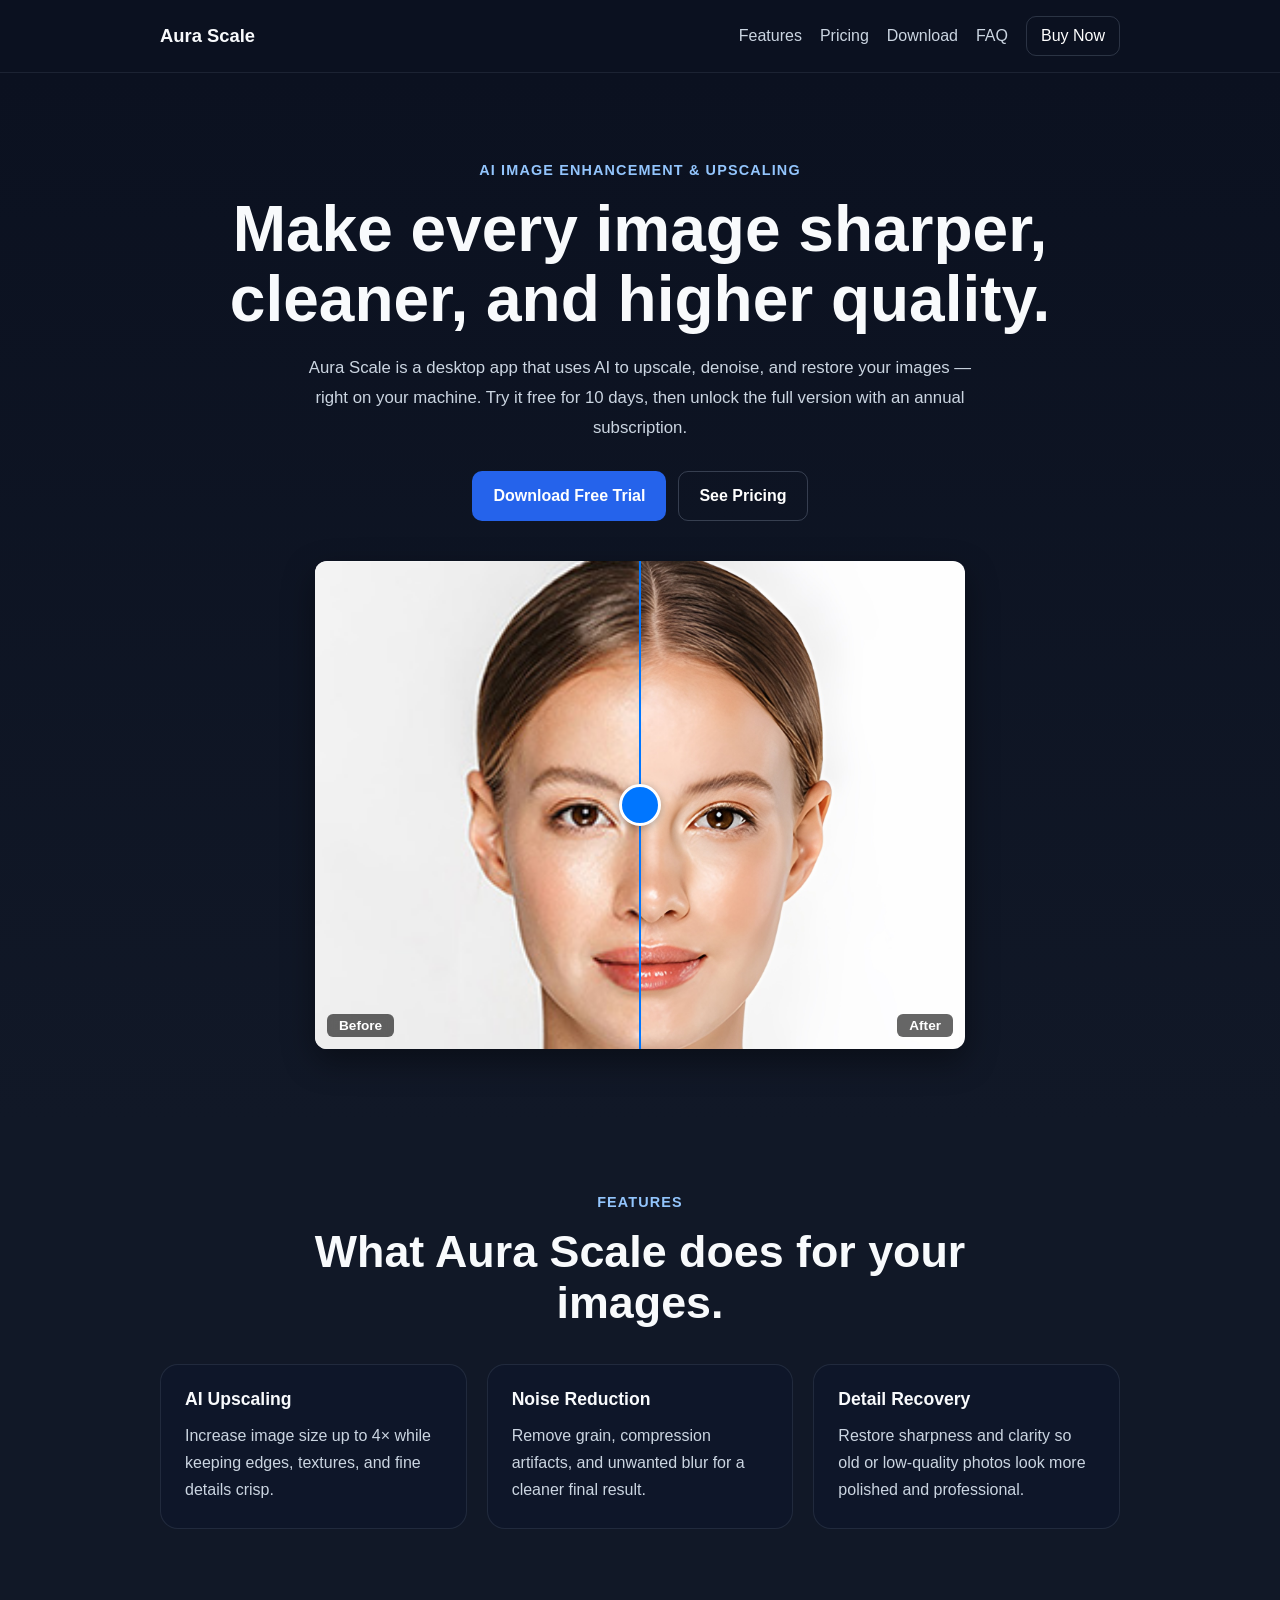
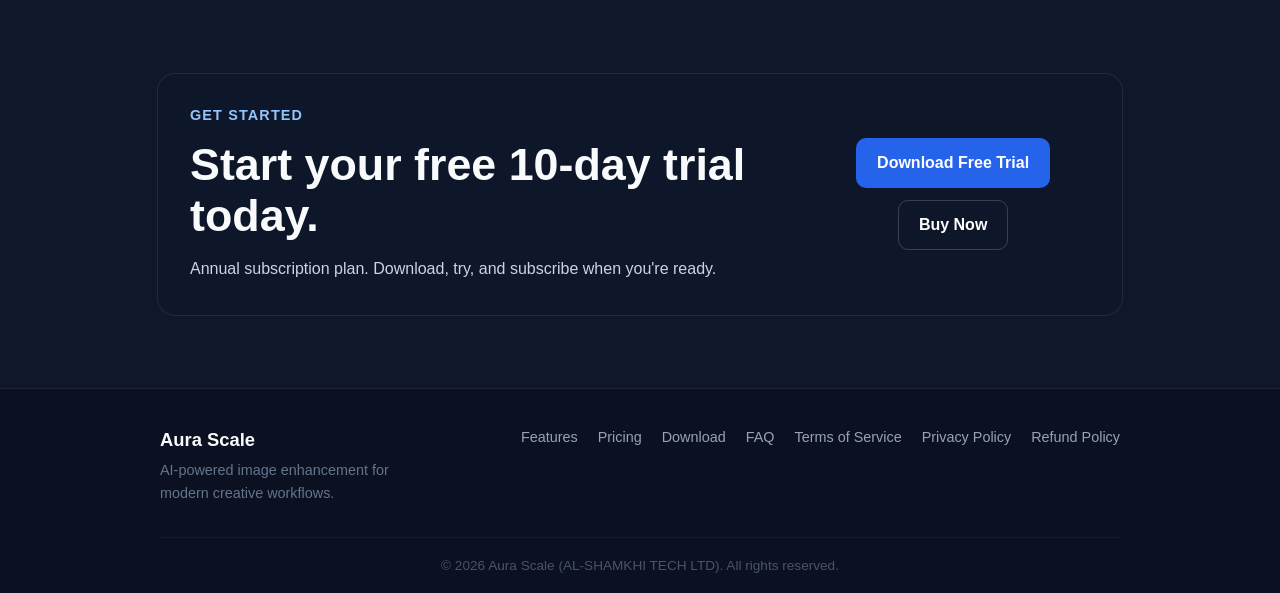
<file: index.html>
<!DOCTYPE html>
<html lang="en">
<head>
    <meta charset="utf-8" />
    <meta name="viewport" content="width=device-width, initial-scale=1.0" />
    
    <!-- Title & SEO Meta Tags -->
    <title>Aura Scale — AI Image Upscaler & Photo Enhancer for Windows</title>
    <meta name="description" content="Aura Scale is an AI-powered desktop image enhancement software for upscaling up to 4x, sharpening, denoising, and restoring photos offline on Windows." />
    <meta name="robots" content="index, follow" />
    <link rel="canonical" href="https://aurascale.uk/" />

    <!-- Open Graph (Facebook, Discord, LinkedIn) -->
    <meta property="og:type" content="website" />
    <meta property="og:url" content="https://aurascale.uk/" />
    <meta property="og:title" content="Aura Scale — AI Image Upscaler & Photo Enhancer" />
    <meta property="og:description" content="Upscale, denoise, and restore images locally on your desktop with AI. Try free for 10 days." />
    <meta property="og:image" content="https://aurascale.uk/wwwroot/images/og-preview.jpg" />

    <!-- Twitter Card -->
    <meta name="twitter:card" content="summary_large_image" />
    <meta name="twitter:title" content="Aura Scale — AI Image Upscaler & Photo Enhancer" />
    <meta name="twitter:description" content="Upscale, denoise, and restore images locally on your desktop with AI. Try free for 10 days." />
    <meta name="twitter:image" content="https://aurascale.uk/wwwroot/images/og-preview.jpg" />

    <!-- Favicon & Styles -->
    <link rel="icon" href="wwwroot/favicon.ico" />
    <link rel="stylesheet" href="wwwroot/css/site.css" />

    <!-- Google tag (gtag.js) -->
    <script async src="https://www.googletagmanager.com/gtag/js?id=G-1RCC1Y6H6X"></script>
    <script>
      window.dataLayer = window.dataLayer || [];
      function gtag(){dataLayer.push(arguments);}
      gtag('js', new Date());

      gtag('config', 'G-1RCC1Y6H6X');
      gtag('config', 'AW-18446428137');
    </script>

    <!-- Software Schema Markup (JSON-LD) -->
    <script type="application/ld+json">
    {
      "@context": "https://schema.org",
      "@type": "SoftwareApplication",
      "name": "Aura Scale",
      "url": "https://aurascale.uk/",
      "downloadUrl": "https://aurascale.uk/download/",
      "operatingSystem": "Windows 10, Windows 11",
      "applicationCategory": "MultimediaApplication",
      "description": "Desktop AI software for image upscaling, noise reduction, and photo restoration.",
      "offers": {
        "@type": "Offer",
        "priceCurrency": "USD",
        "price": "0",
        "category": "Free Trial"
      },
      "aggregateRating": {
        "@type": "AggregateRating",
        "ratingValue": "4.9",
        "ratingCount": "24"
      }
    }
    </script>
</head>
<body>
    <header class="site-header">
        <div class="container site-header__inner">
            <a class="site-brand" href="./">Aura Scale</a>
            <button class="site-nav__toggle" aria-label="Open navigation" aria-expanded="false" aria-controls="site-nav">&#9776;</button>
            <nav class="site-nav" id="site-nav" aria-label="Primary">
                <a href="./#features">Features</a>
                <a href="pricing/">Pricing</a>
                <a href="download/">Download</a>
                <a href="faq/">FAQ</a>
                <a href="pricing/" class="site-nav__cta">Buy Now</a>
            </nav>
        </div>
    </header>

    <main role="main">
        <section class="hero">
            <div class="container hero-simple">
                <span class="eyebrow">AI image enhancement &amp; upscaling</span>
                <h1>Make every image sharper, cleaner, and higher quality.</h1>
                <p class="subtitle">
                    Aura Scale is a desktop app that uses AI to upscale, denoise, and restore your images — right on your machine.
                    Try it free for 10&nbsp;days, then unlock the full version with an annual subscription.
                </p>

                <div class="hero-buttons">
                    <a href="download/" class="btn btn-primary">Download Free Trial</a>
                    <a href="pricing/" class="btn btn-secondary">See Pricing</a>
                </div>

                <!-- Interactive Image Comparison Slider -->
                <div class="img-compare" style="--position: 50%;">
                    <img src="wwwroot/images/after.jpg" class="img-compare__after" alt="Aura Scale enhanced image result after AI upscaling" width="800" height="500" fetchpriority="high" />
                    <img src="wwwroot/images/before.jpg" class="img-compare__before" alt="Original low resolution image before AI upscaling" width="800" height="500" fetchpriority="high" />
                    <span class="img-compare__label img-compare__label--before">Before</span>
                    <span class="img-compare__label img-compare__label--after">After</span>
                    <input type="range" min="0" max="100" value="50" class="img-compare__slider" aria-label="Image comparison slider" />
                    <div class="img-compare__line">
                        <div class="img-compare__handle"></div>
                    </div>
                </div>
            </div>
        </section>

        <section id="features" class="section section-accent">
            <div class="container">
                <div class="section-heading section-heading--center">
                    <span class="section-kicker">Features</span>
                    <h2>What Aura Scale does for your images.</h2>
                </div>

                <div class="feature-grid">
                    <div class="feature-card">
                        <h3>AI Upscaling</h3>
                        <p>Increase image size up to 4× while keeping edges, textures, and fine details crisp.</p>
                    </div>
                    <div class="feature-card">
                        <h3>Noise Reduction</h3>
                        <p>Remove grain, compression artifacts, and unwanted blur for a cleaner final result.</p>
                    </div>
                    <div class="feature-card">
                        <h3>Detail Recovery</h3>
                        <p>Restore sharpness and clarity so old or low-quality photos look more polished and professional.</p>
                    </div>
                </div>
            </div>
        </section>

        <section class="section section-dark">
            <div class="container cta-block cta-block--simple">
                <div>
                    <span class="section-kicker">Get Started</span>
                    <h2>Start your free 10-day trial today.</h2>
                    <p>Annual subscription plan. Download, try, and subscribe when you're ready.</p>
                </div>

                <div class="hero-buttons">
                    <a href="download/" class="btn btn-primary">Download Free Trial</a>
                    <a href="pricing/" class="btn btn-secondary">Buy Now</a>
                </div>
            </div>
        </section>
    </main>

    <footer class="site-footer">
        <div class="container site-footer__inner">
            <div class="site-footer__brand">
                <span class="site-brand">Aura Scale</span>
                <p>AI-powered image enhancement for modern creative workflows.</p>
            </div>
            <nav class="site-footer__nav" aria-label="Footer">
                <a href="./#features">Features</a>
                <a href="pricing/">Pricing</a>
                <a href="download/">Download</a>
                <a href="faq/">FAQ</a>
                <a href="legal/terms.html">Terms of Service</a>
                <a href="legal/privacy.html">Privacy Policy</a>
                <a href="legal/refund.html">Refund Policy</a>
            </nav>
        </div>
        <div class="container site-footer__bottom">
            <p>&copy; 2026 Aura Scale (AL-SHAMKHI TECH LTD). All rights reserved.</p>
        </div>
    </footer>

    <script src="wwwroot/js/site.js"></script>
</body>
</html>
</file>
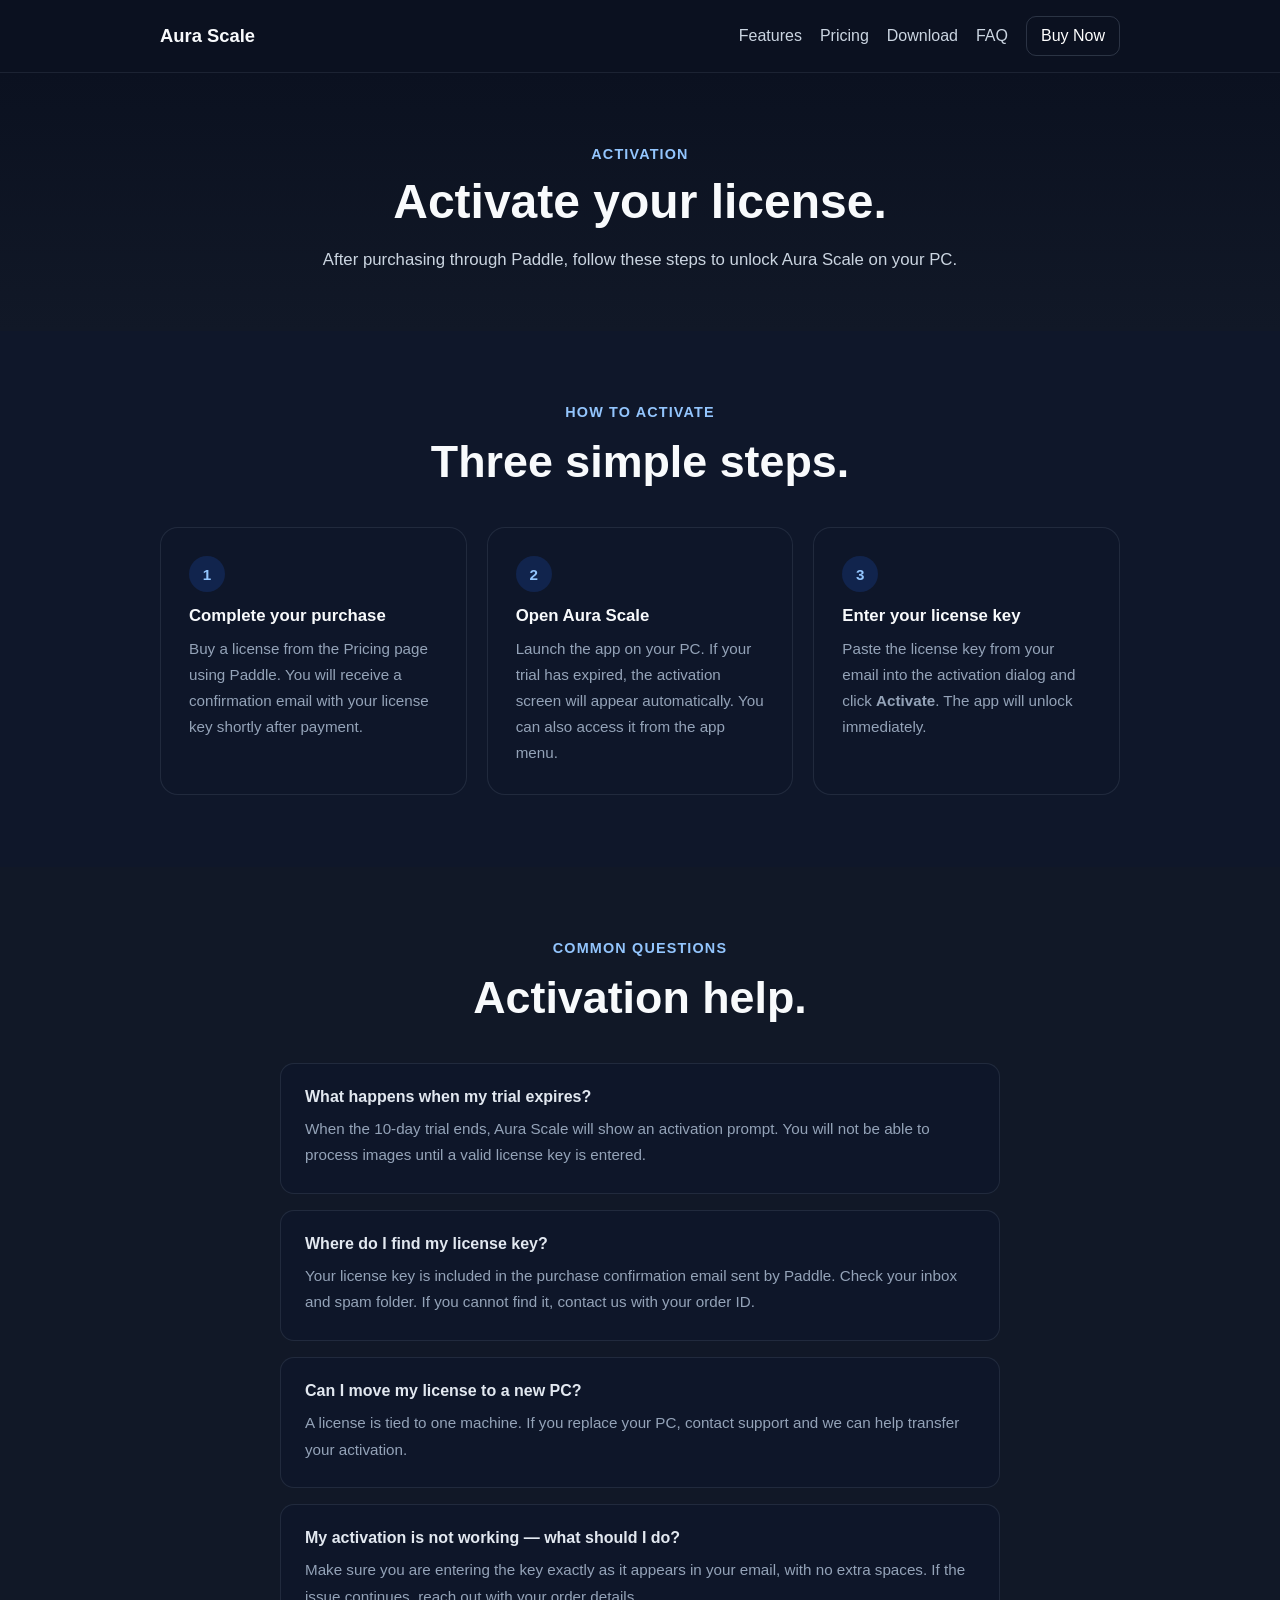
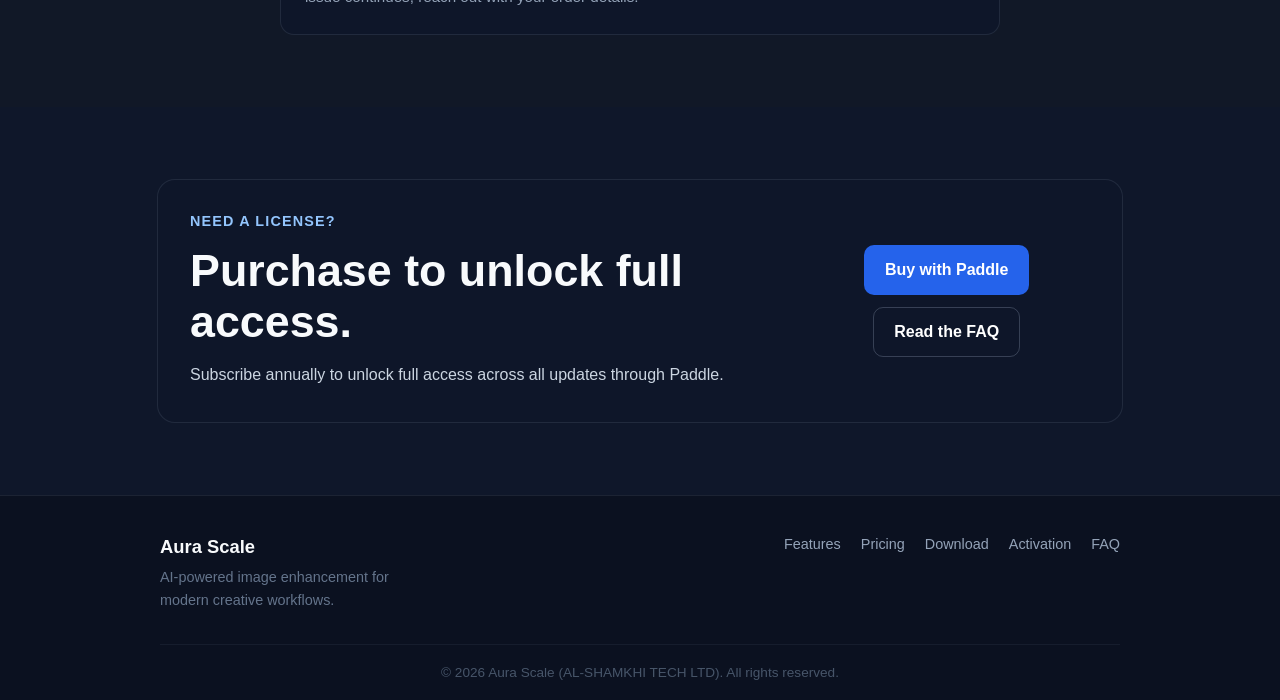
<file: activation/index.html>
<!DOCTYPE html>
<html lang="en">
<head>
    <meta charset="utf-8" />
    <meta name="viewport" content="width=device-width, initial-scale=1.0" />
    <title>Activation — Aura Scale</title>
    <meta name="description" content="Aura Scale is an AI-powered image enhancement app for upscaling, sharpening, and restoring visuals with a fast desktop workflow." />
    <link rel="icon" href="../wwwroot/favicon.ico" />
    <link rel="stylesheet" href="../wwwroot/css/site.css" />

    <!-- Google tag (gtag.js) -->
    <script async src="https://www.googletagmanager.com/gtag/js?id=G-1RCC1Y6H6X"></script>
    <script>
      window.dataLayer = window.dataLayer || [];
      function gtag(){dataLayer.push(arguments);}
      gtag('js', new Date());

      gtag('config', 'G-1RCC1Y6H6X');
    </script>
    
</head>
<body>
<header class="site-header"><div class="container site-header__inner"><a class="site-brand" href="../">Aura Scale</a><button class="site-nav__toggle" aria-label="Open navigation" aria-expanded="false" aria-controls="site-nav">&#9776;</button><nav class="site-nav" id="site-nav" aria-label="Primary"><a href="../#features">Features</a><a href="../pricing/">Pricing</a><a href="../download/">Download</a><a href="../faq/">FAQ</a><a class="site-nav__cta" href="../pricing/">Buy Now</a></nav></div></header>
<main role="main">
<div class="page-header"><div class="container"><span class="section-kicker">Activation</span><h1>Activate your license.</h1><p>After purchasing through Paddle, follow these steps to unlock Aura Scale on your PC.</p></div></div>
<section class="section section-dark"><div class="container"><div class="section-heading section-heading--center"><span class="section-kicker">How to activate</span><h2>Three simple steps.</h2></div><div class="info-grid"><div class="info-card"><div class="info-card__number">1</div><h3>Complete your purchase</h3><p>Buy a license from the <a href="../pricing/">Pricing page</a> using Paddle. You will receive a confirmation email with your license key shortly after payment.</p></div><div class="info-card"><div class="info-card__number">2</div><h3>Open Aura Scale</h3><p>Launch the app on your PC. If your trial has expired, the activation screen will appear automatically. You can also access it from the app menu.</p></div><div class="info-card"><div class="info-card__number">3</div><h3>Enter your license key</h3><p>Paste the license key from your email into the activation dialog and click <strong>Activate</strong>. The app will unlock immediately.</p></div></div></div></section>
<section class="section section-accent"><div class="container"><div class="section-heading section-heading--center"><span class="section-kicker">Common questions</span><h2>Activation help.</h2></div><div class="faq-list" style="max-width:720px;margin-inline:auto;"><div class="faq-item"><h3>What happens when my trial expires?</h3><p>When the 10-day trial ends, Aura Scale will show an activation prompt. You will not be able to process images until a valid license key is entered.</p></div><div class="faq-item"><h3>Where do I find my license key?</h3><p>Your license key is included in the purchase confirmation email sent by Paddle. Check your inbox and spam folder. If you cannot find it, contact us with your order ID.</p></div><div class="faq-item"><h3>Can I move my license to a new PC?</h3><p>A license is tied to one machine. If you replace your PC, contact support and we can help transfer your activation.</p></div><div class="faq-item"><h3>My activation is not working — what should I do?</h3><p>Make sure you are entering the key exactly as it appears in your email, with no extra spaces. If the issue continues, reach out with your order details.</p></div></div></div></section>
<section class="section section-dark"><div class="container cta-block cta-block--simple"><div><span class="section-kicker">Need a license?</span><h2>Purchase to unlock full access.</h2><p>Subscribe annually to unlock full access across all updates through Paddle.</p></div><div class="hero-buttons"><a href="../pricing/" class="btn btn-primary">Buy with Paddle</a><a href="../faq/" class="btn btn-secondary">Read the FAQ</a></div></div></section>
</main>
<footer class="site-footer"><div class="container site-footer__inner"><div class="site-footer__brand"><span class="site-brand">Aura Scale</span><p>AI-powered image enhancement for modern creative workflows.</p></div><nav class="site-footer__nav" aria-label="Footer"><a href="../#features">Features</a><a href="../pricing/">Pricing</a><a href="../download/">Download</a><a href="../activation/">Activation</a><a href="../faq/">FAQ</a></nav></div><div class="container site-footer__bottom"><p>&copy; 2026 Aura Scale (AL-SHAMKHI TECH LTD). All rights reserved.</p></div></footer>
<script src="../wwwroot/js/site.js"></script>
</body>
</html>
</file>
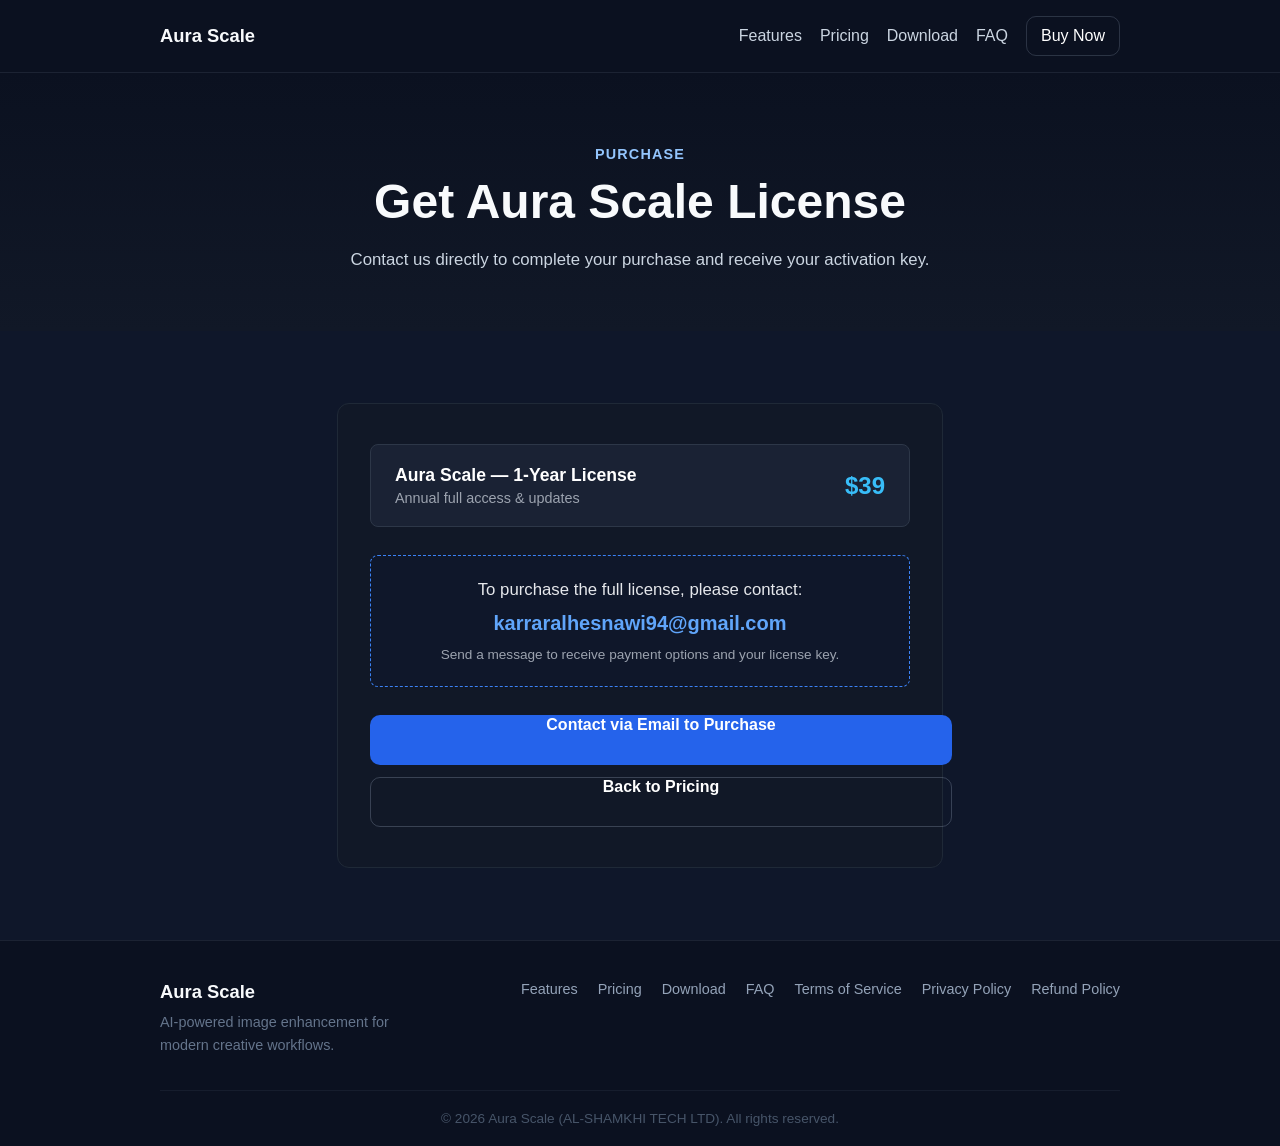
<file: buy/index.html>
<!DOCTYPE html>
<html lang="en">
<head>
    <meta charset="utf-8" />
    <meta name="viewport" content="width=device-width, initial-scale=1.0" />
    <title>Purchase — Aura Scale</title>
    <meta name="description" content="Purchase your Aura Scale 1-Year License via direct contact." />
    <link rel="icon" href="../wwwroot/favicon.ico" />
    <link rel="stylesheet" href="../wwwroot/css/site.css" />

    <!-- Google tag (gtag.js) -->
<script async src="https://www.googletagmanager.com/gtag/js?id=G-1RCC1Y6H6X"></script>
<script>
  window.dataLayer = window.dataLayer || [];
  function gtag(){dataLayer.push(arguments);}
  gtag('js', new Date());

  gtag('config', 'G-1RCC1Y6H6X');
  gtag('config', 'AW-18446428137');
</script>

    <style>
        .purchase-box {
            max-width: 540px;
            margin: 0 auto;
            background: #111827;
            border: 1px solid #1f2937;
            border-radius: 12px;
            padding: 2.5rem 2rem;
            color: #f3f4f6;
            text-align: center;
        }
        .order-summary {
            background: #1a2234;
            border-radius: 8px;
            padding: 1.25rem 1.5rem;
            margin-bottom: 1.75rem;
            display: flex;
            justify-content: space-between;
            align-items: center;
            border: 1px solid #2d3748;
            text-align: left;
        }
        .order-summary h4 {
            margin: 0 0 0.25rem 0;
            color: #ffffff;
            font-size: 1.1rem;
        }
        .order-summary p {
            margin: 0;
            font-size: 0.9rem;
            color: #9ca3af;
        }
        .order-summary .price {
            font-size: 1.5rem;
            font-weight: bold;
            color: #38bdf8;
        }
        .contact-card {
            background: #0f172a;
            border: 1px dashed #3b82f6;
            border-radius: 8px;
            padding: 1.5rem 1.25rem;
            margin-bottom: 1.75rem;
        }
        .contact-card .email-text {
            font-size: 1.25rem;
            font-weight: bold;
            color: #60a5fa;
            word-break: break-all;
            margin: 0.75rem 0;
        }
        .btn-action-group {
            display: flex;
            flex-direction: column;
            gap: 0.75rem;
        }
    </style>
</head>
<body>
<header class="site-header">
    <div class="container site-header__inner">
        <a class="site-brand" href="../">Aura Scale</a>
        <button class="site-nav__toggle" aria-label="Open navigation" aria-expanded="false" aria-controls="site-nav">&#9776;</button>
        <nav class="site-nav" id="site-nav" aria-label="Primary">
            <a href="../#features">Features</a>
            <a href="../pricing/">Pricing</a>
            <a href="../download/">Download</a>
            <a href="../faq/">FAQ</a>
            <a class="site-nav__cta" href="../pricing/">Buy Now</a>
        </nav>
    </div>
</header>

<main role="main">
<div class="page-header">
    <div class="container">
        <span class="section-kicker">Purchase</span>
        <h1>Get Aura Scale License</h1>
        <p>Contact us directly to complete your purchase and receive your activation key.</p>
    </div>
</div>

<section class="section section-dark">
    <div class="container">
        <div class="purchase-box">
            
            <!-- تفاصيل الطلب -->
            <div class="order-summary">
                <div>
                    <h4>Aura Scale — 1-Year License</h4>
                    <p>Annual full access & updates</p>
                </div>
                <div class="price">$39</div>
            </div>

            <!-- بطاقة البريد الإلكتروني -->
            <div class="contact-card">
                <p style="margin: 0; color: #e5e7eb; font-size: 1.05rem;">To purchase the full license, please contact:</p>
                <div class="email-text">karraralhesnawi94@gmail.com</div>
                <p style="margin: 0; color: #9ca3af; font-size: 0.85rem;">Send a message to receive payment options and your license key.</p>
            </div>

            <!-- أزرار الإجراء -->
            <div class="btn-action-group">
                <a href="mailto:karraralhesnawi94@gmail.com?subject=Aura%20Scale%20License%20Purchase" class="btn btn-primary" style="display: block; text-align: center; width: 100%;">
                    Contact via Email to Purchase
                </a>
                <a href="../pricing/" class="btn btn-secondary" style="display: block; text-align: center; width: 100%;">
                    Back to Pricing
                </a>
            </div>

        </div>
    </div>
</section>
</main>

<footer class="site-footer">
    <div class="container site-footer__inner">
        <div class="site-footer__brand">
            <span class="site-brand">Aura Scale</span>
            <p>AI-powered image enhancement for modern creative workflows.</p>
        </div>
        <nav class="site-footer__nav" aria-label="Footer">
            <a href="../#features">Features</a>
            <a href="../pricing/">Pricing</a>
            <a href="../download/">Download</a>
            <a href="../faq/">FAQ</a>
            <a href="../legal/terms.html">Terms of Service</a>
            <a href="../legal/privacy.html">Privacy Policy</a>
            <a href="../legal/refund.html">Refund Policy</a>
        </nav>
    </div>
    <div class="container site-footer__bottom"><p>&copy; 2026 Aura Scale (AL-SHAMKHI TECH LTD). All rights reserved.</p></div>
</footer>

<script src="../wwwroot/js/site.js"></script>
</body>
</html>
</file>
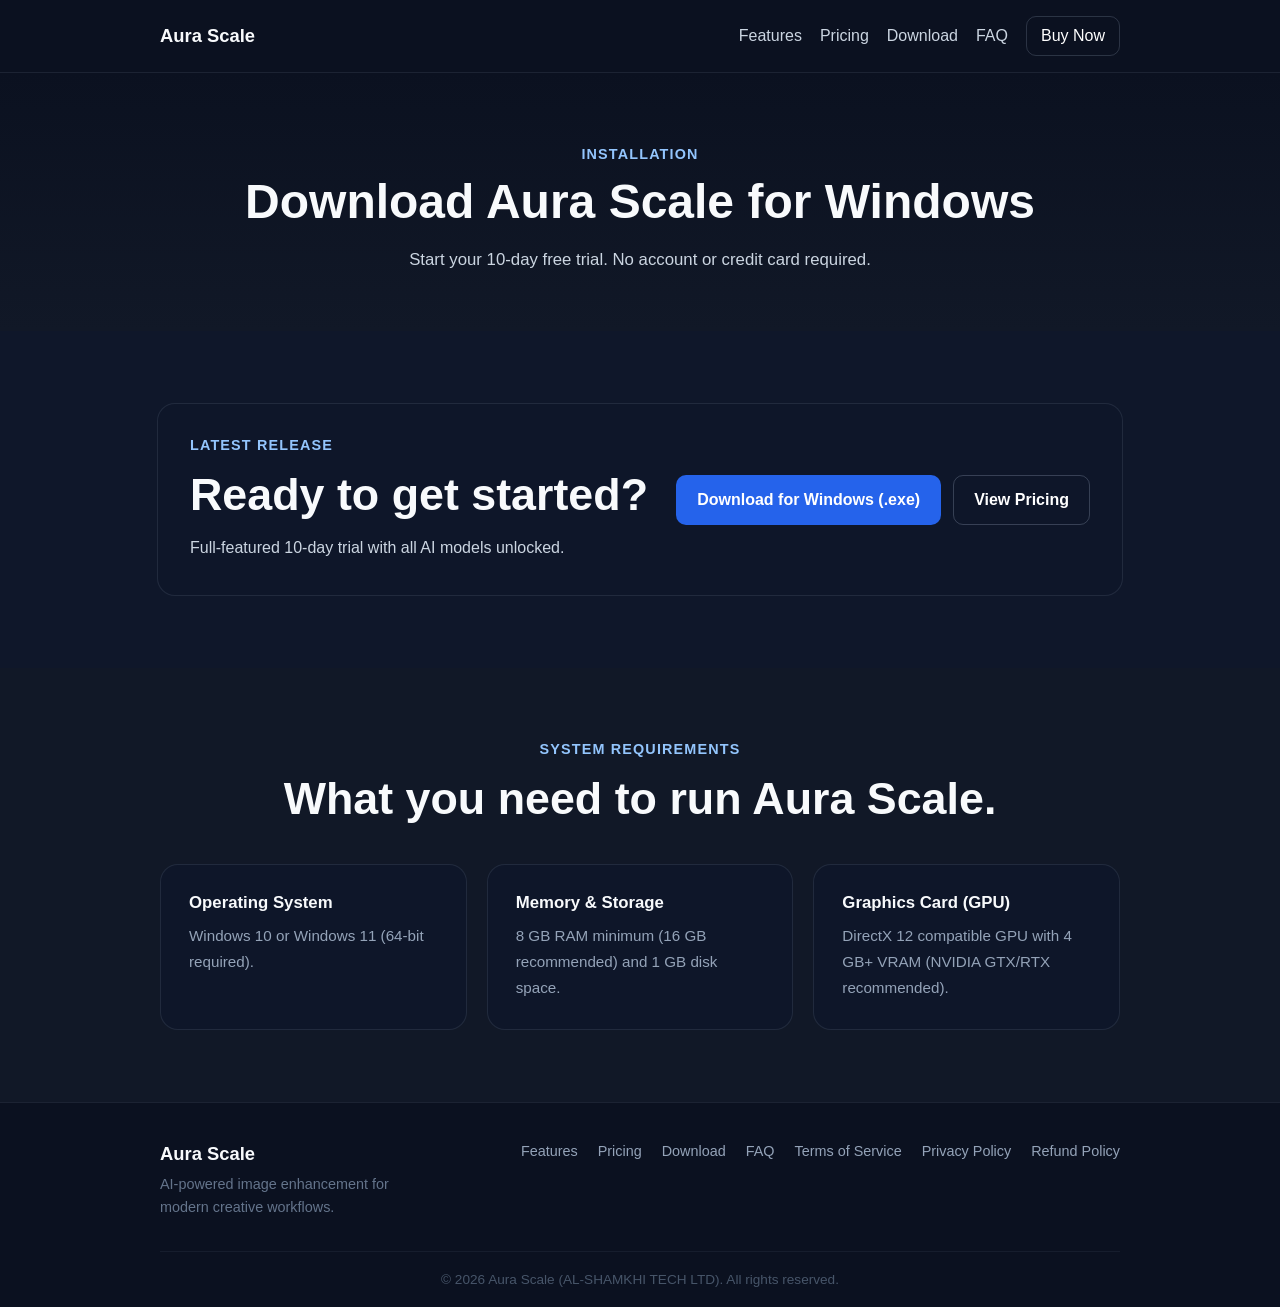
<file: download/index.html>
<!DOCTYPE html>
<html lang="en">
<head>
    <meta charset="utf-8" />
    <meta name="viewport" content="width=device-width, initial-scale=1.0" />
    
    <!-- Title & SEO Meta Tags -->
    <title>Download Aura Scale — AI Image Upscaler & Enhancer for Windows</title>
    <meta name="description" content="Download Aura Scale for Windows 10/11. Fast, offline AI-powered desktop software to upscale up to 4x, denoise, and restore images locally." />
    <meta name="robots" content="index, follow" />
    <link rel="canonical" href="https://aurascale.uk/download/" />

    <!-- Open Graph (Social Sharing) -->
    <meta property="og:type" content="website" />
    <meta property="og:url" content="https://aurascale.uk/download/" />
    <meta property="og:title" content="Download Aura Scale for Windows — Free 10-Day Trial" />
    <meta property="og:description" content="Enhance and upscale images locally on your PC. Download the 10-day free trial." />
    <meta property="og:image" content="../wwwroot/images/og-preview.jpg" />

    <!-- Favicon & Styles -->
    <link rel="icon" href="../wwwroot/favicon.ico" />
    <link rel="stylesheet" href="../wwwroot/css/site.css" />

    <!-- Google tag (gtag.js) -->
    <script async src="https://www.googletagmanager.com/gtag/js?id=G-1RCC1Y6H6X"></script>
    <script>
      window.dataLayer = window.dataLayer || [];
      function gtag(){dataLayer.push(arguments);}
      gtag('js', new Date());

      gtag('config', 'G-1RCC1Y6H6X');
      gtag('config', 'AW-18446428137');
    </script>

    <!-- Download & Software Schema (JSON-LD) -->
    <script type="application/ld+json">
    {
      "@context": "https://schema.org",
      "@type": "SoftwareApplication",
      "name": "Aura Scale",
      "operatingSystem": "Windows 10, Windows 11 (64-bit)",
      "applicationCategory": "MultimediaApplication",
      "downloadUrl": "https://github.com/karrar-alshamkhi/AuraScaleLandingPage/releases/latest/download/AuraScaleInstaller.exe",
      "offers": {
        "@type": "Offer",
        "price": "0",
        "priceCurrency": "USD",
        "category": "Free Trial"
      }
    }
    </script>

    <!-- Event snippet for اشتراك conversion page -->
    <script>
      gtag('event', 'conversion', {
          'send_to': 'AW-18446428137/J6_rCK7LgPUcEOnP-NtE',
          'value': 1.0,
          'currency': 'USD'
      });
    </script>
</head>
<body>
<header class="site-header">
    <div class="container site-header__inner">
        <a class="site-brand" href="../">Aura Scale</a>
        <button class="site-nav__toggle" aria-label="Open navigation" aria-expanded="false" aria-controls="site-nav">&#9776;</button>
        <nav class="site-nav" id="site-nav" aria-label="Primary">
            <a href="../#features">Features</a>
            <a href="../pricing/">Pricing</a>
            <a href="../download/">Download</a>
            <a href="../faq/">FAQ</a>
            <a class="site-nav__cta" href="https://buy.stripe.com/4gMcN4ePKb0paHW35odIA00">Buy Now</a>
        </nav>
    </div>
</header>

<main role="main">
    <div class="page-header">
        <div class="container">
            <span class="section-kicker">Installation</span>
            <h1>Download Aura Scale for Windows</h1>
            <p>Start your 10-day free trial. No account or credit card required.</p>
        </div>
    </div>

    <!-- Download Section -->
    <section class="section section-dark">
        <div class="container cta-block cta-block--simple">
            <div>
                <span class="section-kicker">Latest Release</span>
                <h2>Ready to get started?</h2>
                <p>Full-featured 10-day trial with all AI models unlocked.</p>
            </div>
            <div class="hero-buttons">
                <a href="https://github.com/karrar-alshamkhi/AuraScaleLandingPage/releases/latest/download/AuraScaleInstaller.exe" class="btn btn-primary">Download for Windows (.exe)</a>
                <a href="../pricing/" class="btn btn-secondary">View Pricing</a>
            </div>
        </div>
    </section>

    <!-- System Requirements Section -->
    <section class="section section-accent">
        <div class="container">
            <div class="section-heading section-heading--center">
                <span class="section-kicker">System requirements</span>
                <h2>What you need to run Aura Scale.</h2>
            </div>
            <div class="info-grid">
                <div class="info-card">
                    <h3>Operating System</h3>
                    <p>Windows 10 or Windows 11 (64-bit required).</p>
                </div>
                <div class="info-card">
                    <h3>Memory & Storage</h3>
                    <p>8 GB RAM minimum (16 GB recommended) and 1 GB disk space.</p>
                </div>
                <div class="info-card">
                    <h3>Graphics Card (GPU)</h3>
                    <p>DirectX 12 compatible GPU with 4 GB+ VRAM (NVIDIA GTX/RTX recommended).</p>
                </div>
            </div>
        </div>
    </section>
</main>

<footer class="site-footer">
    <div class="container site-footer__inner">
        <div class="site-footer__brand">
            <span class="site-brand">Aura Scale</span>
            <p>AI-powered image enhancement for modern creative workflows.</p>
        </div>
        <nav class="site-footer__nav" aria-label="Footer">
            <a href="../#features">Features</a>
            <a href="../pricing/">Pricing</a>
            <a href="../download/">Download</a>
            <a href="../faq/">FAQ</a>
            <a href="../legal/terms.html">Terms of Service</a>
            <a href="../legal/privacy.html">Privacy Policy</a>
            <a href="../legal/refund.html">Refund Policy</a>
        </nav>
    </div>
    <div class="container site-footer__bottom">
        <p>&copy; 2026 Aura Scale (AL-SHAMKHI TECH LTD). All rights reserved.</p>
    </div>
</footer>

<script src="../wwwroot/js/site.js"></script>
</body>
</html>
</file>
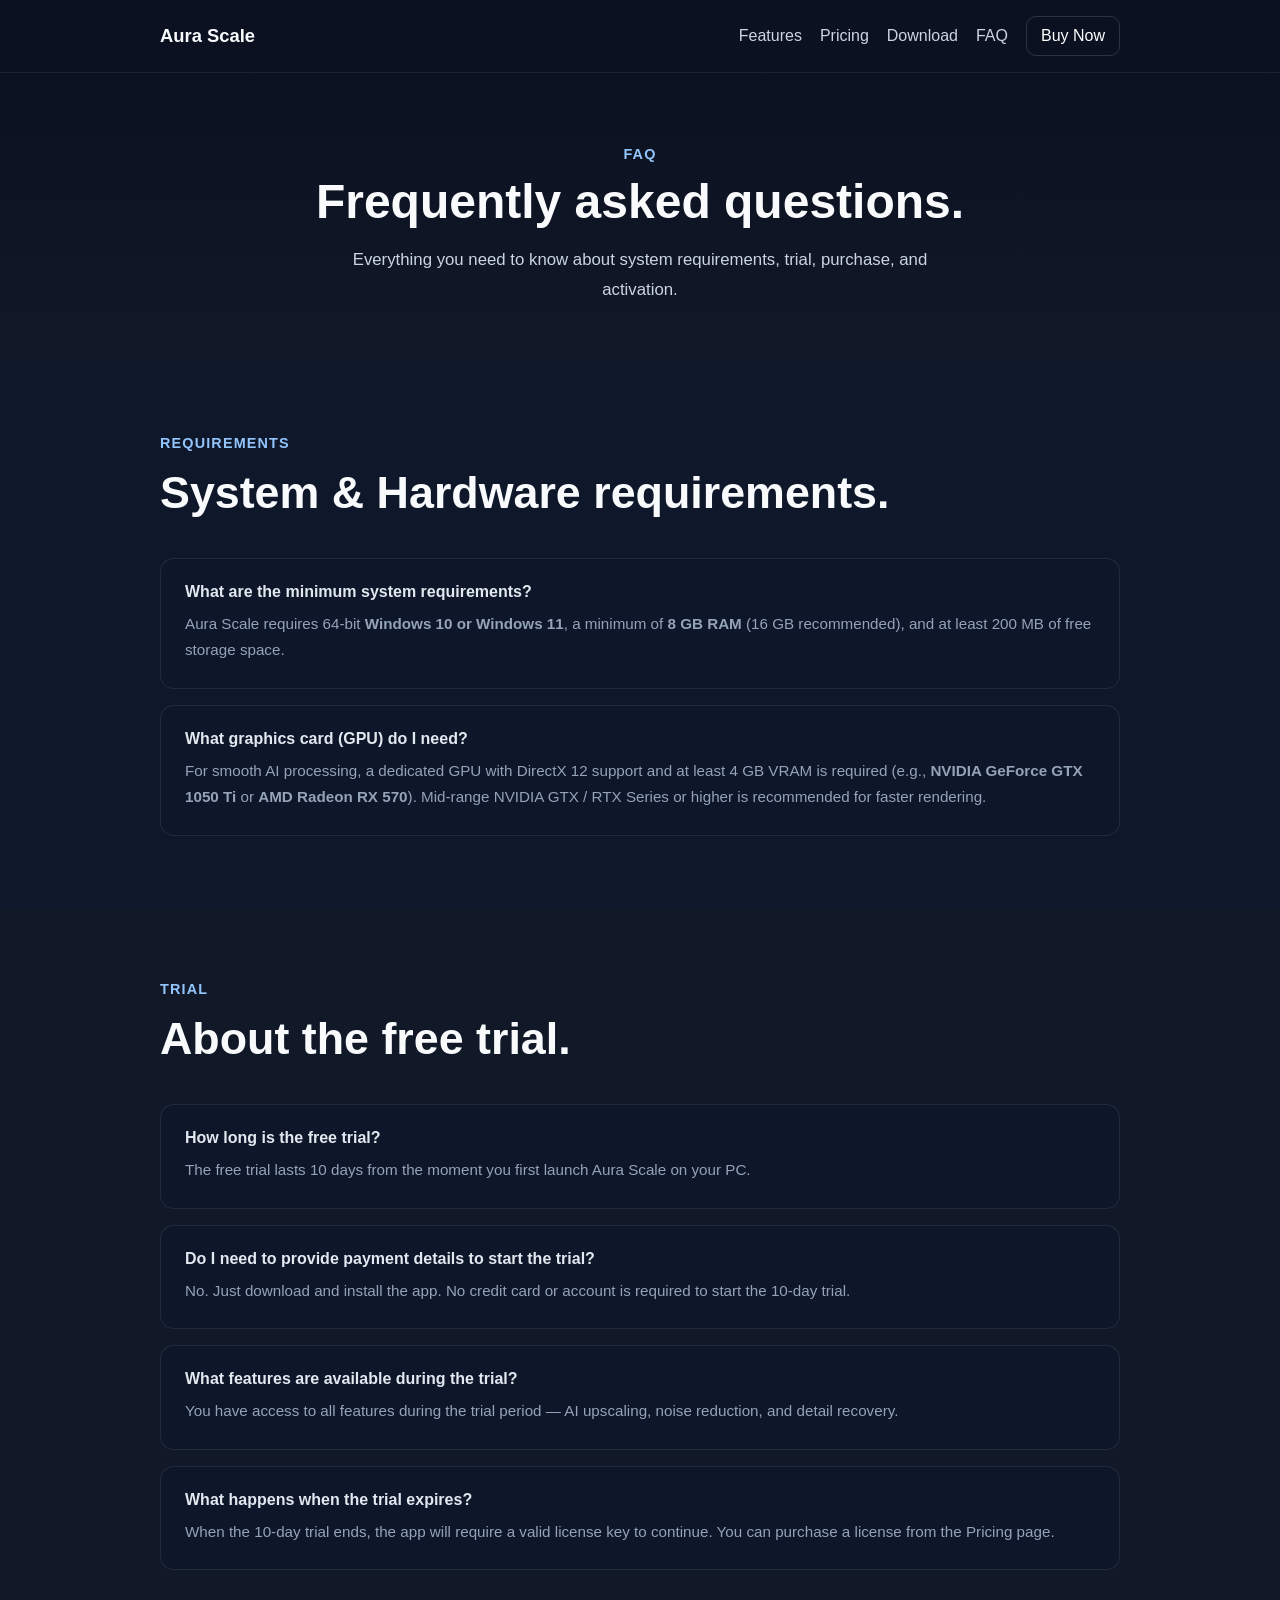
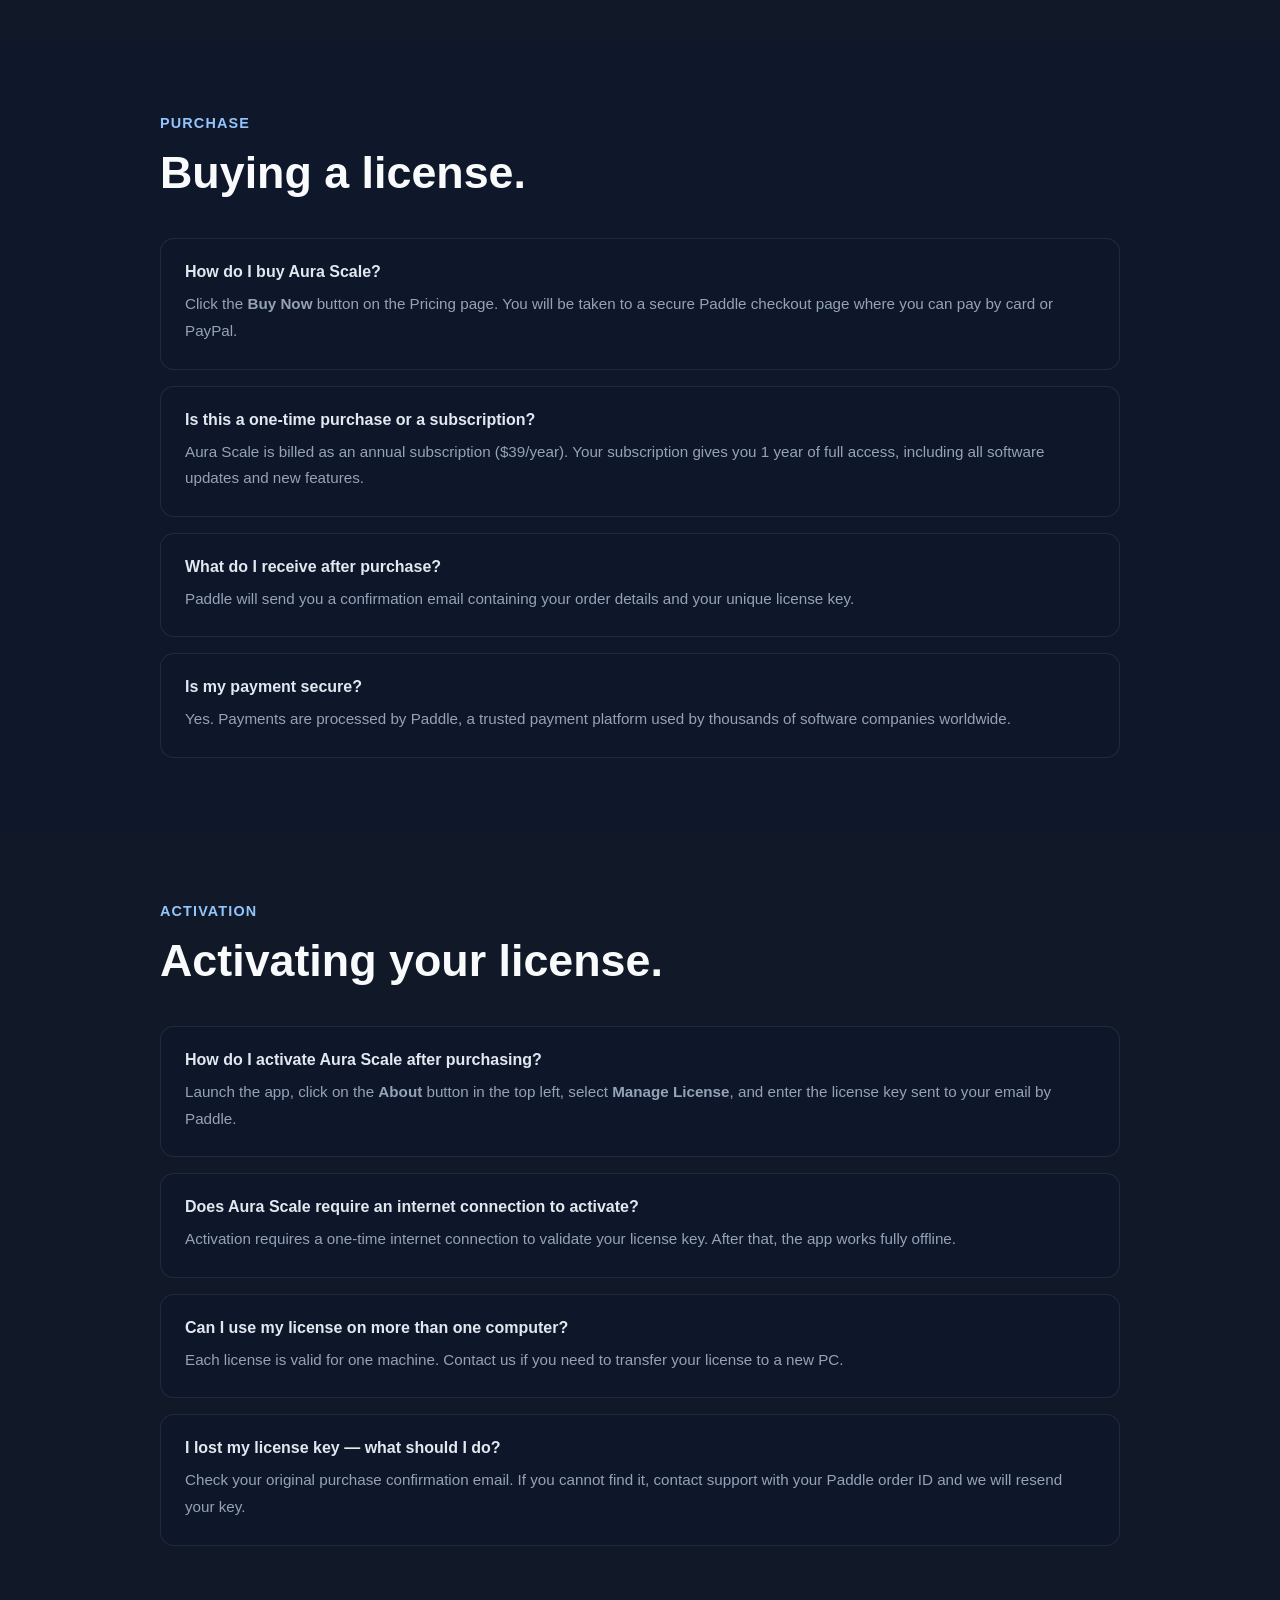
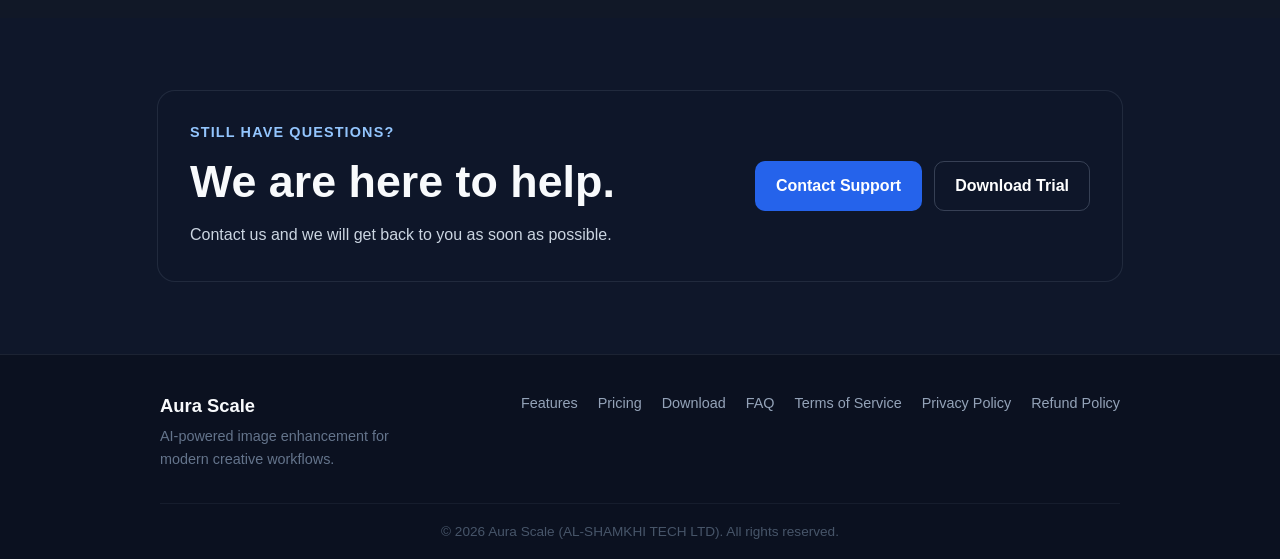
<file: faq/index.html>
<!DOCTYPE html>
<html lang="en">
<head>
    <meta charset="utf-8" />
    <meta name="viewport" content="width=device-width, initial-scale=1.0" />
    
    <!-- Title & SEO Meta Tags -->
    <title>FAQ — Aura Scale | System Requirements, Trial & Activation</title>
    <meta name="description" content="Find answers to common questions about Aura Scale AI image upscaler. Learn about Windows system requirements, GPU compatibility, 10-day trial, pricing, and license activation." />
    <meta name="robots" content="index, follow" />
    <link rel="canonical" href="https://aurascale.uk/faq/" />

    <!-- Open Graph (Social Sharing) -->
    <meta property="og:type" content="website" />
    <meta property="og:url" content="https://aurascale.uk/faq/" />
    <meta property="og:title" content="Aura Scale FAQ — Requirements, Trial & Activation" />
    <meta property="og:description" content="Answers to common questions about Aura Scale hardware requirements, free trial, license activation, and offline AI processing." />
    <meta property="og:image" content="../wwwroot/images/og-preview.jpg" />

    <!-- Favicon & Styles -->
    <link rel="icon" href="../wwwroot/favicon.ico" />
    <link rel="stylesheet" href="../wwwroot/css/site.css" />

    <!-- Google tag (gtag.js) -->
    <script async src="https://www.googletagmanager.com/gtag/js?id=G-1RCC1Y6H6X"></script>
    <script>
      window.dataLayer = window.dataLayer || [];
      function gtag(){dataLayer.push(arguments);}
      gtag('js', new Date());

      gtag('config', 'G-1RCC1Y6H6X');
    </script>    

    <!-- FAQ Structured Data (Schema.org JSON-LD) -->
    <script type="application/ld+json">
    {
      "@context": "https://schema.org",
      "@type": "FAQPage",
      "mainEntity": [
        {
          "@type": "Question",
          "name": "What are the minimum system requirements?",
          "acceptedAnswer": {
            "@type": "Answer",
            "text": "Aura Scale requires 64-bit Windows 10 or Windows 11, a minimum of 8 GB RAM (16 GB recommended), and at least 200 MB of free storage space."
          }
        },
        {
          "@type": "Question",
          "name": "What graphics card (GPU) do I need?",
          "acceptedAnswer": {
            "@type": "Answer",
            "text": "For smooth AI processing, a dedicated GPU with DirectX 12 support and at least 4 GB VRAM is required (e.g., NVIDIA GeForce GTX 1050 Ti or AMD Radeon RX 570). Mid-range NVIDIA GTX / RTX Series or higher is recommended for faster rendering."
          }
        },
        {
          "@type": "Question",
          "name": "How long is the free trial?",
          "acceptedAnswer": {
            "@type": "Answer",
            "text": "The free trial lasts 10 days from the moment you first launch Aura Scale on your PC."
          }
        },
        {
          "@type": "Question",
          "name": "Do I need to provide payment details to start the trial?",
          "acceptedAnswer": {
            "@type": "Answer",
            "text": "No. Just download and install the app. No credit card or account is required to start the 10-day trial."
          }
        },
        {
          "@type": "Question",
          "name": "What features are available during the trial?",
          "acceptedAnswer": {
            "@type": "Answer",
            "text": "You have access to all features during the trial period — AI upscaling, noise reduction, and detail recovery."
          }
        },
        {
          "@type": "Question",
          "name": "What happens when the trial expires?",
          "acceptedAnswer": {
            "@type": "Answer",
            "text": "When the 10-day trial ends, the app will require a valid license key to continue. You can purchase a license from the Pricing page."
          }
        },
        {
          "@type": "Question",
          "name": "How do I buy Aura Scale?",
          "acceptedAnswer": {
            "@type": "Answer",
            "text": "Click the Buy Now button on the Pricing page. You will be taken to a secure Paddle checkout page where you can pay by card or PayPal."
          }
        },
        {
          "@type": "Question",
          "name": "Is this a one-time purchase or a subscription?",
          "acceptedAnswer": {
            "@type": "Answer",
            "text": "Aura Scale is billed as an annual subscription ($39/year). Your subscription gives you 1 year of full access, including all software updates and new features."
          }
        },
        {
          "@type": "Question",
          "name": "What do I receive after purchase?",
          "acceptedAnswer": {
            "@type": "Answer",
            "text": "Paddle will send you a confirmation email containing your order details and your unique license key."
          }
        },
        {
          "@type": "Question",
          "name": "Is my payment secure?",
          "acceptedAnswer": {
            "@type": "Answer",
            "text": "Yes. Payments are processed by Paddle, a trusted payment platform used by thousands of software companies worldwide."
          }
        },
        {
          "@type": "Question",
          "name": "How do I activate Aura Scale after purchasing?",
          "acceptedAnswer": {
            "@type": "Answer",
            "text": "Launch the app, click on the About button in the top left, select Manage License, and enter the license key sent to your email by Paddle."
          }
        },
        {
          "@type": "Question",
          "name": "Does Aura Scale require an internet connection to activate?",
          "acceptedAnswer": {
            "@type": "Answer",
            "text": "Activation requires a one-time internet connection to validate your license key. After that, the app works fully offline."
          }
        },
        {
          "@type": "Question",
          "name": "Can I use my license on more than one computer?",
          "acceptedAnswer": {
            "@type": "Answer",
            "text": "Each license is valid for one machine. Contact us if you need to transfer your license to a new PC."
          }
        },
        {
          "@type": "Question",
          "name": "I lost my license key — what should I do?",
          "acceptedAnswer": {
            "@type": "Answer",
            "text": "Check your original purchase confirmation email. If you cannot find it, contact support with your Paddle order ID and we will resend your key."
          }
        }
      ]
    }
    </script>
</head>
<body>
<header class="site-header"><div class="container site-header__inner"><a class="site-brand" href="../">Aura Scale</a><button class="site-nav__toggle" aria-label="Open navigation" aria-expanded="false" aria-controls="site-nav">&#9776;</button><nav class="site-nav" id="site-nav" aria-label="Primary"><a href="../#features">Features</a><a href="../pricing/">Pricing</a><a href="../download/">Download</a><a href="../faq/">FAQ</a><a class="site-nav__cta" href="../pricing/">Buy Now</a></nav></div></header>
<main role="main">
<div class="page-header"><div class="container"><span class="section-kicker">FAQ</span><h1>Frequently asked questions.</h1><p>Everything you need to know about system requirements, trial, purchase, and activation.</p></div></div>

<!-- System Requirements Section -->
<section class="section section-dark"><div class="container"><div class="section-heading"><span class="section-kicker">Requirements</span><h2>System & Hardware requirements.</h2></div><div class="faq-list"><div class="faq-item"><h3>What are the minimum system requirements?</h3><p>Aura Scale requires 64-bit <strong>Windows 10 or Windows 11</strong>, a minimum of <strong>8 GB RAM</strong> (16 GB recommended), and at least 200 MB of free storage space.</p></div><div class="faq-item"><h3>What graphics card (GPU) do I need?</h3><p>For smooth AI processing, a dedicated GPU with DirectX 12 support and at least 4 GB VRAM is required (e.g., <strong>NVIDIA GeForce GTX 1050 Ti</strong> or <strong>AMD Radeon RX 570</strong>). Mid-range NVIDIA GTX / RTX Series or higher is recommended for faster rendering.</p></div></div></div></section>

<!-- Trial Section -->
<section class="section section-accent"><div class="container"><div class="section-heading"><span class="section-kicker">Trial</span><h2>About the free trial.</h2></div><div class="faq-list"><div class="faq-item"><h3>How long is the free trial?</h3><p>The free trial lasts 10 days from the moment you first launch Aura Scale on your PC.</p></div><div class="faq-item"><h3>Do I need to provide payment details to start the trial?</h3><p>No. Just download and install the app. No credit card or account is required to start the 10-day trial.</p></div><div class="faq-item"><h3>What features are available during the trial?</h3><p>You have access to all features during the trial period — AI upscaling, noise reduction, and detail recovery.</p></div><div class="faq-item"><h3>What happens when the trial expires?</h3><p>When the 10-day trial ends, the app will require a valid license key to continue. You can purchase a license from the <a href="../pricing/">Pricing page</a>.</p></div></div></div></section>

<!-- Purchase Section -->
<section class="section section-dark"><div class="container"><div class="section-heading"><span class="section-kicker">Purchase</span><h2>Buying a license.</h2></div><div class="faq-list"><div class="faq-item"><h3>How do I buy Aura Scale?</h3><p>Click the <strong>Buy Now</strong> button on the <a href="../pricing/">Pricing page</a>. You will be taken to a secure Paddle checkout page where you can pay by card or PayPal.</p></div><div class="faq-item"><h3>Is this a one-time purchase or a subscription?</h3><p>Aura Scale is billed as an annual subscription ($39/year). Your subscription gives you 1 year of full access, including all software updates and new features.</p></div><div class="faq-item"><h3>What do I receive after purchase?</h3><p>Paddle will send you a confirmation email containing your order details and your unique license key.</p></div><div class="faq-item"><h3>Is my payment secure?</h3><p>Yes. Payments are processed by Paddle, a trusted payment platform used by thousands of software companies worldwide.</p></div></div></div></section>

<!-- Activation Section -->
<section class="section section-accent"><div class="container"><div class="section-heading"><span class="section-kicker">Activation</span><h2>Activating your license.</h2></div><div class="faq-list"><div class="faq-item"><h3>How do I activate Aura Scale after purchasing?</h3><p>Launch the app, click on the <strong>About</strong> button in the top left, select <strong>Manage License</strong>, and enter the license key sent to your email by Paddle.</p></div><div class="faq-item"><h3>Does Aura Scale require an internet connection to activate?</h3><p>Activation requires a one-time internet connection to validate your license key. After that, the app works fully offline.</p></div><div class="faq-item"><h3>Can I use my license on more than one computer?</h3><p>Each license is valid for one machine. Contact us if you need to transfer your license to a new PC.</p></div><div class="faq-item"><h3>I lost my license key — what should I do?</h3><p>Check your original purchase confirmation email. If you cannot find it, contact support with your Paddle order ID and we will resend your key.</p></div></div></div></section>

<!-- Support Section -->
<section class="section section-dark"><div class="container cta-block cta-block--simple"><div><span class="section-kicker">Still have questions?</span><h2>We are here to help.</h2><p>Contact us and we will get back to you as soon as possible.</p></div><div class="hero-buttons"><a href="mailto:support@aurascale.uk" class="btn btn-primary">Contact Support</a><a href="../download/" class="btn btn-secondary">Download Trial</a></div></div></section>
</main>
<footer class="site-footer"><div class="container site-footer__inner"><div class="site-footer__brand"><span class="site-brand">Aura Scale</span><p>AI-powered image enhancement for modern creative workflows.</p></div><nav class="site-footer__nav" aria-label="Footer"><a href="../#features">Features</a><a href="../pricing/">Pricing</a><a href="../download/">Download</a><a href="../faq/">FAQ</a><a href="../legal/terms.html">Terms of Service</a><a href="../legal/privacy.html">Privacy Policy</a><a href="../legal/refund.html">Refund Policy</a></nav></div><div class="container site-footer__bottom"><p>&copy; 2026 Aura Scale (AL-SHAMKHI TECH LTD). All rights reserved.</p></div></footer>
<script src="../wwwroot/js/site.js"></script>
</body>
</html>
</file>
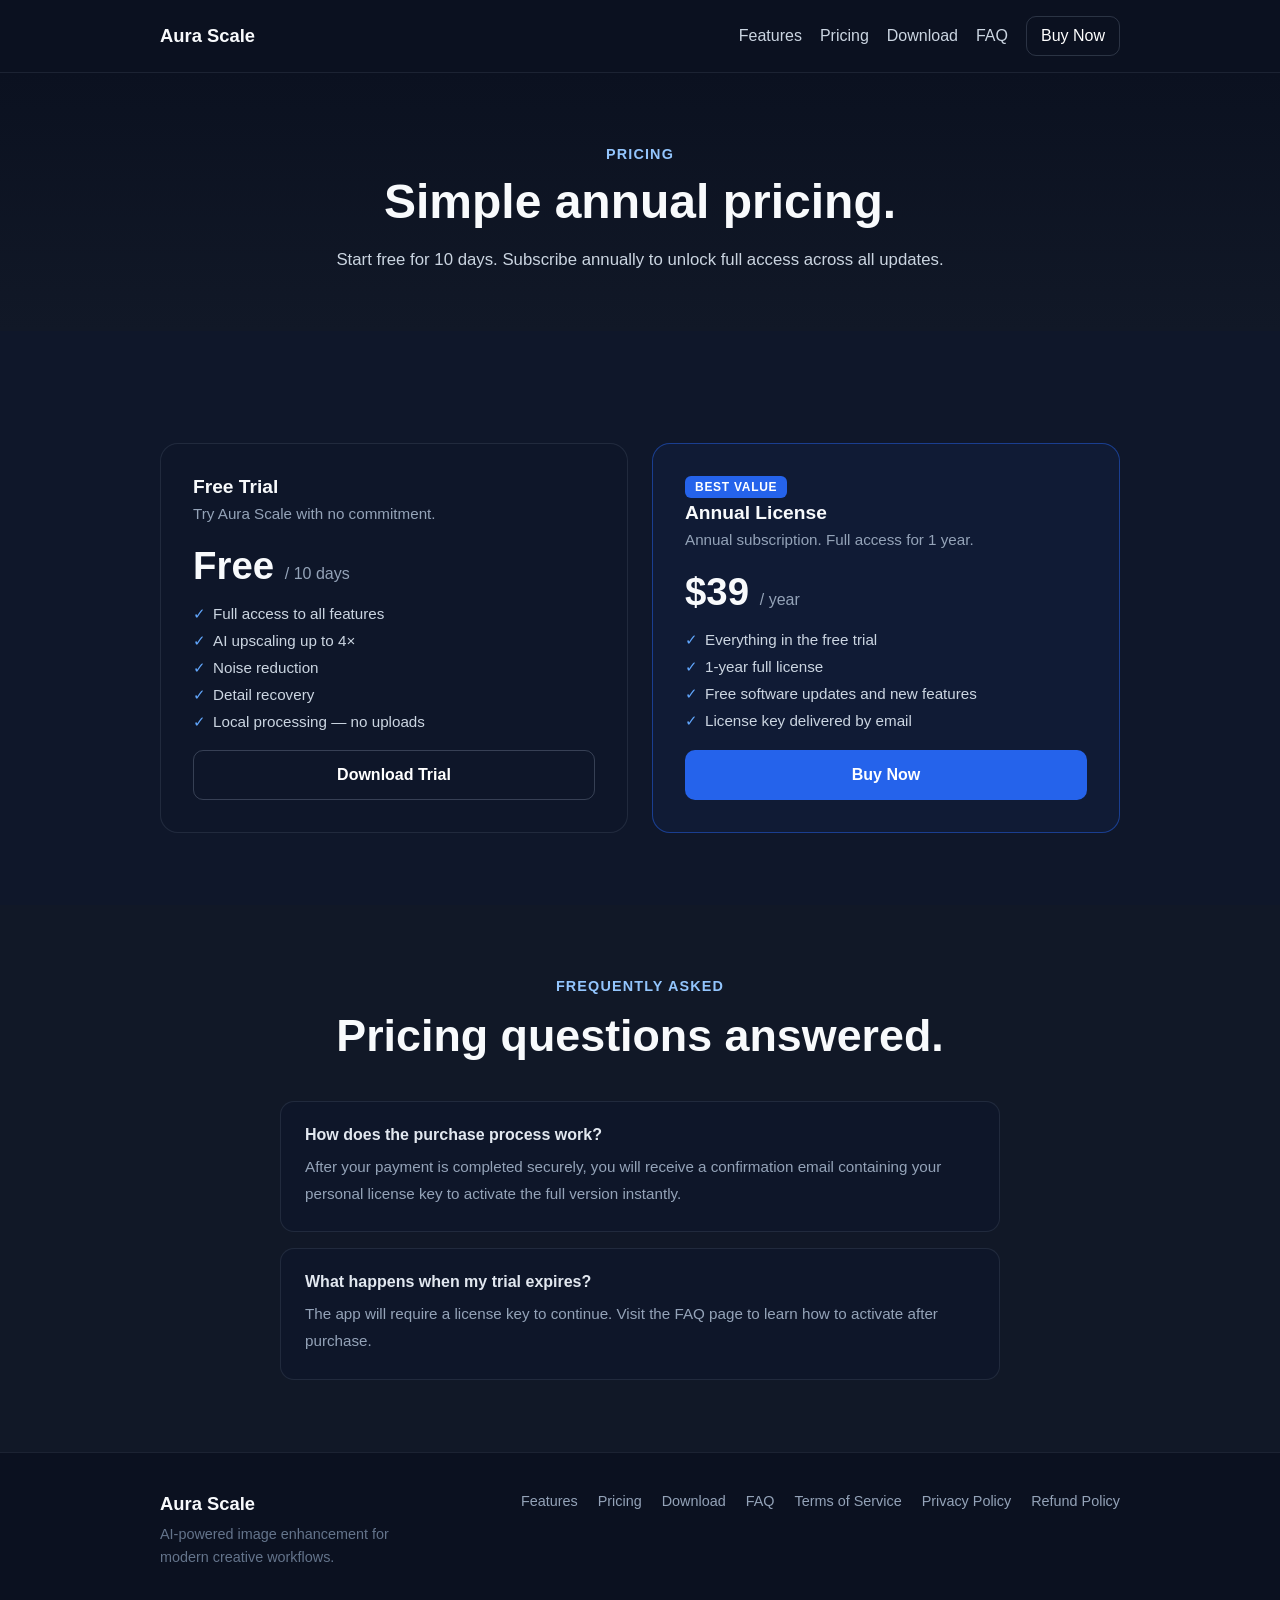
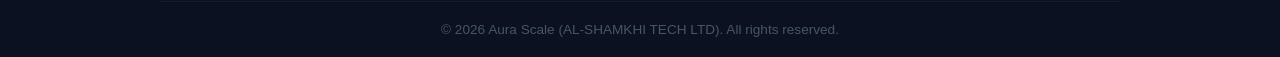
<file: pricing/index.html>
<!DOCTYPE html>
<html lang="en">
<head>
    <meta charset="utf-8" />
    <meta name="viewport" content="width=device-width, initial-scale=1.0" />
    
    <!-- Title & SEO Meta Tags -->
    <title>Pricing & Plans — Aura Scale AI Image Enhancer</title>
    <meta name="description" content="Simple, transparent pricing for Aura Scale. Try free for 10 days, or get the full annual license for $39/year with full offline AI upscaling and all updates." />
    <meta name="robots" content="index, follow" />
    <link rel="canonical" href="https://aurascale.uk/pricing/" />

    <!-- Open Graph (Social Sharing) -->
    <meta property="og:type" content="website" />
    <meta property="og:url" content="https://aurascale.uk/pricing/" />
    <meta property="og:title" content="Aura Scale Pricing — Simple Annual License & Free Trial" />
    <meta property="og:description" content="Start your 10-day free trial or get unlimited AI image upscaling with an annual subscription for $39/year." />
    <meta property="og:image" content="https://aurascale.uk/wwwroot/images/og-preview.jpg" />

    <!-- Twitter Card -->
    <meta name="twitter:card" content="summary_large_image" />
    <meta name="twitter:title" content="Aura Scale Pricing — Simple Annual License & Free Trial" />
    <meta name="twitter:description" content="Start your 10-day free trial or get unlimited AI image upscaling with an annual subscription for $39/year." />
    <meta name="twitter:image" content="https://aurascale.uk/wwwroot/images/og-preview.jpg" />

    <!-- Favicon & Styles -->
    <link rel="icon" href="/wwwroot/favicon.ico" />
    <link rel="stylesheet" href="/wwwroot/css/site.css" />

    <!-- Google tag (gtag.js) -->
    <script async src="https://www.googletagmanager.com/gtag/js?id=G-1RCC1Y6H6X"></script>
    <script>
      window.dataLayer = window.dataLayer || [];
      function gtag(){dataLayer.push(arguments);}
      gtag('js', new Date());

      gtag('config', 'G-1RCC1Y6H6X');
      gtag('config', 'AW-18446428137');
    </script>

    <!-- Structured Data (Product Offer & FAQ Schema) -->
    <script type="application/ld+json">
    {
      "@context": "https://schema.org",
      "@graph": [
        {
          "@type": "SoftwareApplication",
          "name": "Aura Scale - Annual License",
          "url": "https://aurascale.uk/pricing/",
          "image": "https://aurascale.uk/wwwroot/images/og-preview.jpg",
          "description": "Annual license for Aura Scale offline AI image upscaling and photo enhancement software.",
          "operatingSystem": "Windows 10, Windows 11",
          "applicationCategory": "MultimediaApplication",
          "offers": [
            {
              "@type": "Offer",
              "name": "10-Day Free Trial",
              "price": "0",
              "priceCurrency": "USD",
              "availability": "https://schema.org/InStock",
              "url": "https://aurascale.uk/download/"
            },
            {
              "@type": "Offer",
              "name": "Annual Subscription",
              "price": "39.00",
              "priceCurrency": "USD",
              "priceValidUntil": "2027-12-31",
              "availability": "https://schema.org/InStock",
              "url": "https://buy.stripe.com/4gMcN4ePKb0paHW35odIA00"
            }
          ]
        },
        {
          "@type": "FAQPage",
          "mainEntity": [
            {
              "@type": "Question",
              "name": "How does the purchase process work?",
              "acceptedAnswer": {
                "@type": "Answer",
                "text": "After your payment is completed securely, you will receive a confirmation email containing your personal license key to activate the full version instantly."
              }
            },
            {
              "@type": "Question",
              "name": "What happens when my trial expires?",
              "acceptedAnswer": {
                "@type": "Answer",
                "text": "The app will require a license key to continue. Visit the FAQ page to learn how to activate after purchase."
              }
            }
          ]
        }
      ]
    }
    </script>
</head>
<body>
<header class="site-header">
    <div class="container site-header__inner">
        <a class="site-brand" href="/">Aura Scale</a>
        <button class="site-nav__toggle" aria-label="Open navigation" aria-expanded="false" aria-controls="site-nav">&#9776;</button>
        <nav class="site-nav" id="site-nav" aria-label="Primary">
            <a href="/#features">Features</a>
            <a href="/pricing/">Pricing</a>
            <a href="/download/">Download</a>
            <a href="/faq/">FAQ</a>
            <a class="site-nav__cta" href="https://buy.stripe.com/4gMcN4ePKb0paHW35odIA00">Buy Now</a>
        </nav>
    </div>
</header>

<main role="main">
<div class="page-header">
    <div class="container">
        <span class="section-kicker">Pricing</span>
        <h1>Simple annual pricing.</h1>
        <p>Start free for 10 days. Subscribe annually to unlock full access across all updates.</p>
    </div>
</div>

<section class="section section-dark">
    <div class="container">
        <div class="pricing-grid">
            <div class="pricing-card">
                <div>
                    <h3>Free Trial</h3>
                    <p>Try Aura Scale with no commitment.</p>
                </div>
                <div class="pricing-card__price">Free <span>/ 10 days</span></div>
                <ul>
                    <li>Full access to all features</li>
                    <li>AI upscaling up to 4×</li>
                    <li>Noise reduction</li>
                    <li>Detail recovery</li>
                    <li>Local processing — no uploads</li>
                </ul>
                <a href="/download/" class="btn btn-secondary">Download Trial</a>
            </div>

            <div class="pricing-card pricing-card--featured">
                <div>
                    <span class="pricing-card__badge">Best value</span>
                    <h3>Annual License</h3>
                    <p>Annual subscription. Full access for 1 year.</p>
                </div>
                <div class="pricing-card__price">$39 <span>/ year</span></div>
                <ul>
                    <li>Everything in the free trial</li>
                    <li>1-year full license</li>
                    <li>Free software updates and new features</li>
                    <li>License key delivered by email</li>
                </ul>
                <a href="https://buy.stripe.com/4gMcN4ePKb0paHW35odIA00" class="btn btn-primary">Buy Now</a>
            </div>
        </div>
    </div>
</section>

<section class="section section-accent">
    <div class="container">
        <div class="section-heading section-heading--center">
            <span class="section-kicker">Frequently asked</span>
            <h2>Pricing questions answered.</h2>
        </div>
        <div class="faq-list" style="max-width:720px;margin-inline:auto;">
            <div class="faq-item">
                <h3>How does the purchase process work?</h3>
                <p>After your payment is completed securely, you will receive a confirmation email containing your personal license key to activate the full version instantly.</p>
            </div>
            <div class="faq-item">
                <h3>What happens when my trial expires?</h3>
                <p>The app will require a license key to continue. Visit the <a href="/faq/">FAQ page</a> to learn how to activate after purchase.</p>
            </div>
        </div>
    </div>
</section>
</main>

<footer class="site-footer">
    <div class="container site-footer__inner">
        <div class="site-footer__brand">
            <span class="site-brand">Aura Scale</span>
            <p>AI-powered image enhancement for modern creative workflows.</p>
        </div>
        <nav class="site-footer__nav" aria-label="Footer">
            <a href="/#features">Features</a>
            <a href="/pricing/">Pricing</a>
            <a href="/download/">Download</a>
            <a href="/faq/">FAQ</a>
            <a href="/legal/terms.html">Terms of Service</a>
            <a href="/legal/privacy.html">Privacy Policy</a>
            <a href="/legal/refund.html">Refund Policy</a>
        </nav>
    </div>
    <div class="container site-footer__bottom">
        <p>&copy; 2026 Aura Scale (AL-SHAMKHI TECH LTD). All rights reserved.</p>
    </div>
</footer>

<script src="/wwwroot/js/site.js"></script>
</body>
</html>
</file>
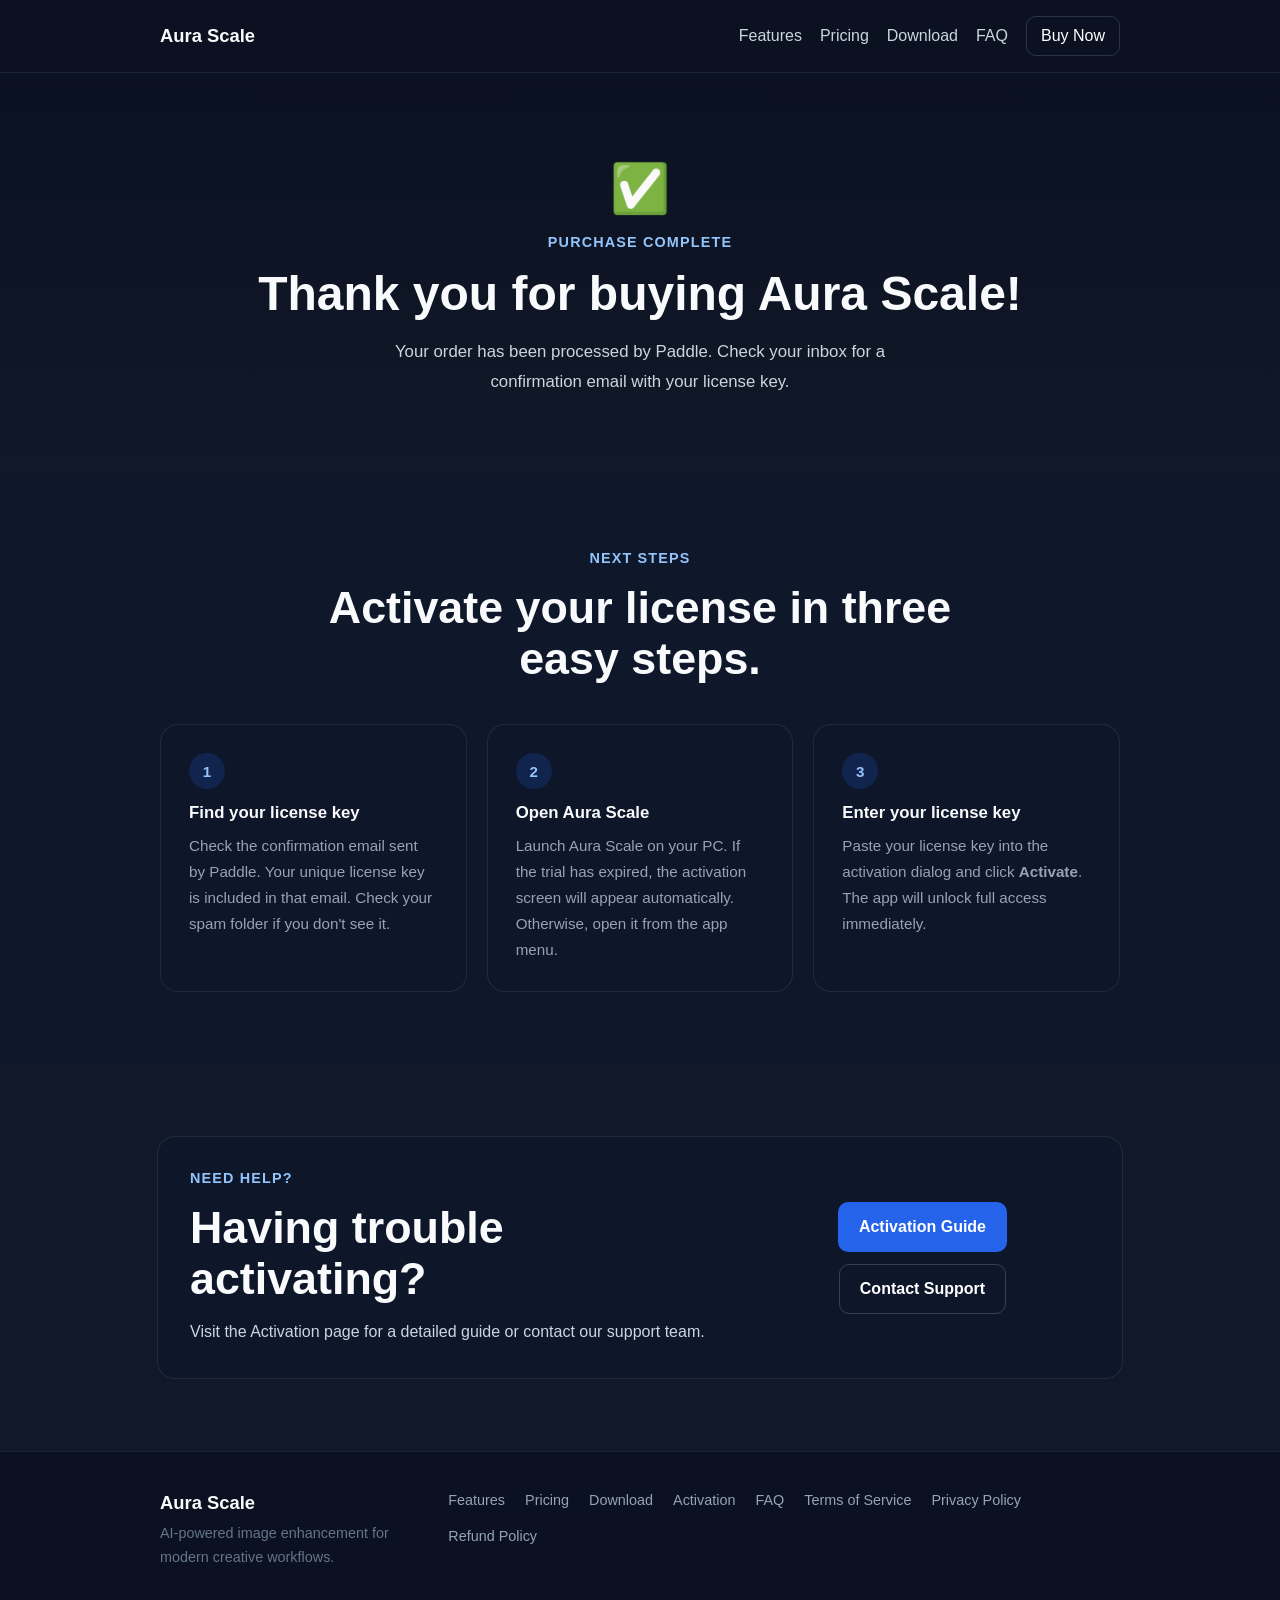
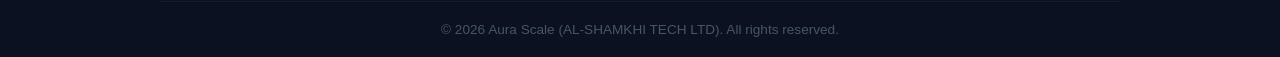
<file: thankyou/index.html>
<!DOCTYPE html>
<html lang="en">
<head>
    <meta charset="utf-8" />
    <meta name="viewport" content="width=device-width, initial-scale=1.0" />
    <title>Thank You — Aura Scale</title>
    <meta name="description" content="Thank you for purchasing Aura Scale. Here is how to find your license key and activate your software." />
    
    <!-- حجب فهرسة صفحة إتمام الشراء من محركات البحث -->
    <meta name="robots" content="noindex, nofollow" />
    <link rel="canonical" href="https://aurascale.uk/thankyou/" />

    <!-- Favicon & Styles -->
    <link rel="icon" href="/wwwroot/favicon.ico" />
    <link rel="stylesheet" href="/wwwroot/css/site.css" />

    <!-- Google tag (gtag.js) -->
    <script async src="https://www.googletagmanager.com/gtag/js?id=G-1RCC1Y6H6X"></script>
    <script>
      window.dataLayer = window.dataLayer || [];
      function gtag(){dataLayer.push(arguments);}
      gtag('js', new Date());

      gtag('config', 'G-1RCC1Y6H6X');
      gtag('config', 'AW-18446428137');
    </script>
</head>
<body>
    <header class="site-header">
        <div class="container site-header__inner">
            <a class="site-brand" href="/">Aura Scale</a>
            <button class="site-nav__toggle" aria-label="Open navigation" aria-expanded="false" aria-controls="site-nav">&#9776;</button>
            <nav class="site-nav" id="site-nav" aria-label="Primary">
                <a href="/#features">Features</a>
                <a href="/pricing/">Pricing</a>
                <a href="/download/">Download</a>
                <a href="/faq/">FAQ</a>
                <a class="site-nav__cta" href="/pricing/">Buy Now</a>
            </nav>
        </div>
    </header>

    <main role="main">
        <section class="thankyou-hero">
            <div class="container">
                <div class="checkmark">✅</div>
                <span class="section-kicker">Purchase complete</span>
                <h1>Thank you for buying Aura Scale!</h1>
                <p>Your order has been processed by Paddle. Check your inbox for a confirmation email with your license key.</p>
            </div>
        </section>

        <section class="section section-dark">
            <div class="container">
                <div class="section-heading section-heading--center">
                    <span class="section-kicker">Next steps</span>
                    <h2>Activate your license in three easy steps.</h2>
                </div>
                <div class="info-grid">
                    <div class="info-card">
                        <div class="info-card__number">1</div>
                        <h3>Find your license key</h3>
                        <p>Check the confirmation email sent by Paddle. Your unique license key is included in that email. Check your spam folder if you don't see it.</p>
                    </div>
                    <div class="info-card">
                        <div class="info-card__number">2</div>
                        <h3>Open Aura Scale</h3>
                        <p>Launch Aura Scale on your PC. If the trial has expired, the activation screen will appear automatically. Otherwise, open it from the app menu.</p>
                    </div>
                    <div class="info-card">
                        <div class="info-card__number">3</div>
                        <h3>Enter your license key</h3>
                        <p>Paste your license key into the activation dialog and click <strong>Activate</strong>. The app will unlock full access immediately.</p>
                    </div>
                </div>
            </div>
        </section>

        <section class="section section-accent">
            <div class="container cta-block cta-block--simple">
                <div>
                    <span class="section-kicker">Need help?</span>
                    <h2>Having trouble activating?</h2>
                    <p>Visit the Activation page for a detailed guide or contact our support team.</p>
                </div>
                <div class="hero-buttons">
                    <a href="/activation/" class="btn btn-primary">Activation Guide</a>
                    <a href="mailto:support@aurascale.uk" class="btn btn-secondary">Contact Support</a>
                </div>
            </div>
        </section>
    </main>

    <footer class="site-footer">
        <div class="container site-footer__inner">
            <div class="site-footer__brand">
                <span class="site-brand">Aura Scale</span>
                <p>AI-powered image enhancement for modern creative workflows.</p>
            </div>
            <nav class="site-footer__nav" aria-label="Footer">
                <a href="/#features">Features</a>
                <a href="/pricing/">Pricing</a>
                <a href="/download/">Download</a>
                <a href="/activation/">Activation</a>
                <a href="/faq/">FAQ</a>
                <a href="/legal/terms.html">Terms of Service</a>
                <a href="/legal/privacy.html">Privacy Policy</a>
                <a href="/legal/refund.html">Refund Policy</a>
            </nav>
        </div>
        <div class="container site-footer__bottom">
            <p>&copy; 2026 Aura Scale (AL-SHAMKHI TECH LTD). All rights reserved.</p>
        </div>
    </footer>

    <script src="/wwwroot/js/site.js"></script>
</body>
</html>
</file>
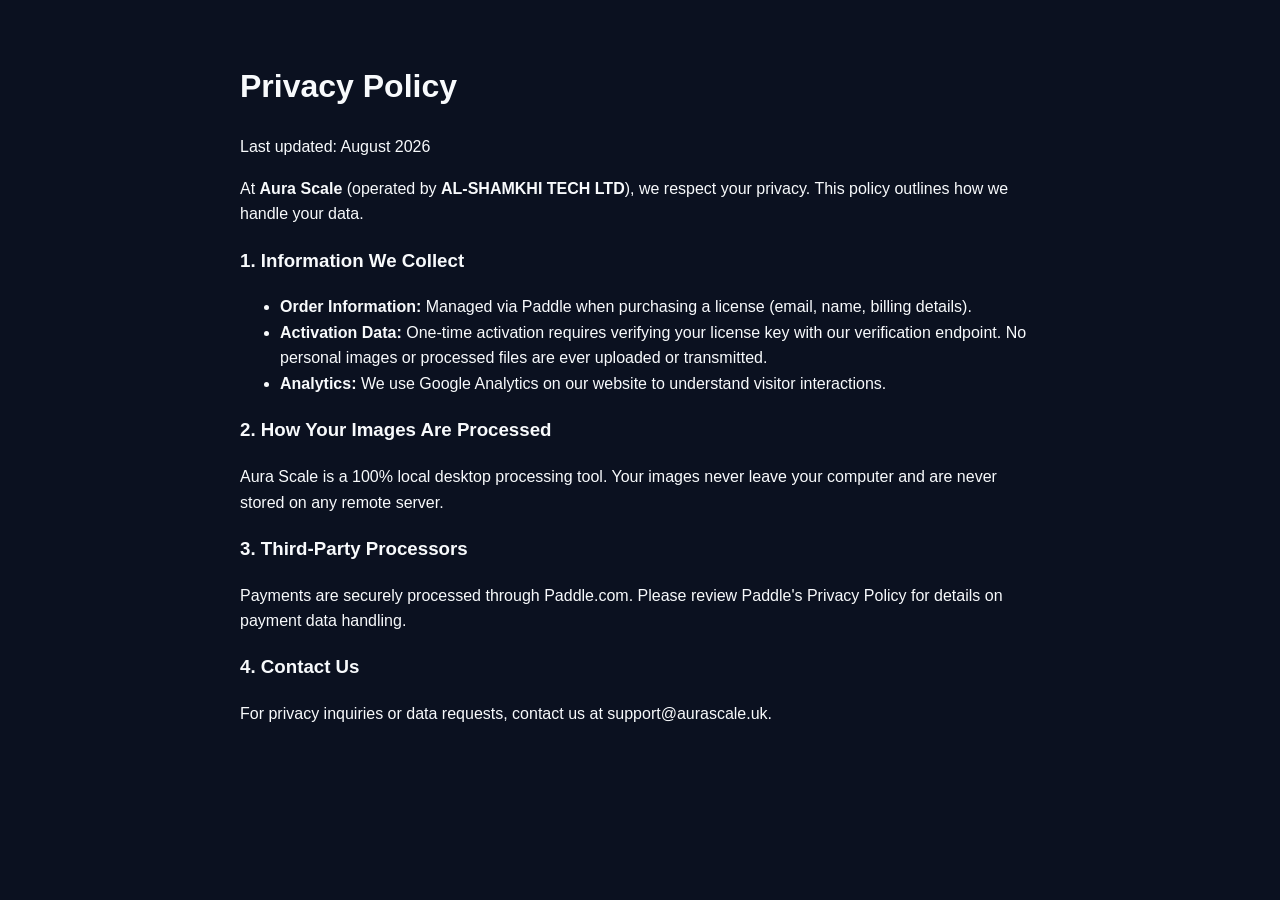
<file: legal/privacy.html>
<!DOCTYPE html>
<html lang="en">
<head>
    <meta charset="utf-8" />
    <meta name="viewport" content="width=device-width, initial-scale=1.0" />
    <title>Privacy Policy — Aura Scale</title>
    <link rel="stylesheet" href="../wwwroot/css/site.css" />
</head>
<body>
<main class="container" style="padding: 40px 20px; max-width: 800px; margin: 0 auto; line-height: 1.6;">
    <h1>Privacy Policy</h1>
    <p>Last updated: August 2026</p>

    <p>At <strong>Aura Scale</strong> (operated by <strong>AL-SHAMKHI TECH LTD</strong>), we respect your privacy. This policy outlines how we handle your data.</p>

    <h3>1. Information We Collect</h3>
    <ul>
        <li><strong>Order Information:</strong> Managed via Paddle when purchasing a license (email, name, billing details).</li>
        <li><strong>Activation Data:</strong> One-time activation requires verifying your license key with our verification endpoint. No personal images or processed files are ever uploaded or transmitted.</li>
        <li><strong>Analytics:</strong> We use Google Analytics on our website to understand visitor interactions.</li>
    </ul>

    <h3>2. How Your Images Are Processed</h3>
    <p>Aura Scale is a 100% local desktop processing tool. Your images never leave your computer and are never stored on any remote server.</p>

    <h3>3. Third-Party Processors</h3>
    <p>Payments are securely processed through Paddle.com. Please review Paddle's Privacy Policy for details on payment data handling.</p>

    <h3>4. Contact Us</h3>
    <p>For privacy inquiries or data requests, contact us at <a href="mailto:support@aurascale.uk">support@aurascale.uk</a>.</p>
</main>
</body>
</html>
</file>
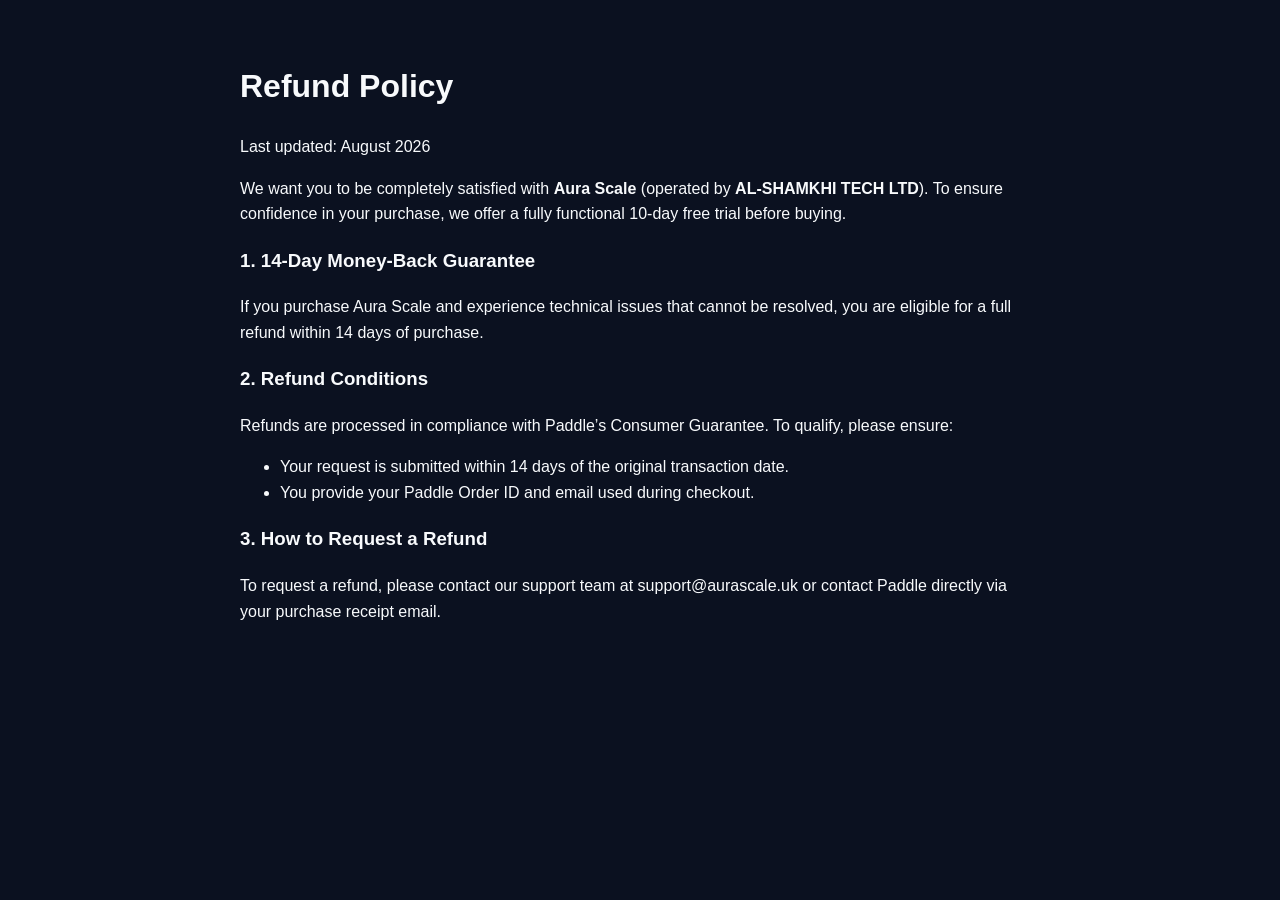
<file: legal/refund.html>
<!DOCTYPE html>
<html lang="en">
<head>
    <meta charset="utf-8" />
    <meta name="viewport" content="width=device-width, initial-scale=1.0" />
    <title>Refund Policy — Aura Scale</title>
    <link rel="stylesheet" href="../wwwroot/css/site.css" />
</head>
<body>
<main class="container" style="padding: 40px 20px; max-width: 800px; margin: 0 auto; line-height: 1.6;">
    <h1>Refund Policy</h1>
    <p>Last updated: August 2026</p>

    <p>We want you to be completely satisfied with <strong>Aura Scale</strong> (operated by <strong>AL-SHAMKHI TECH LTD</strong>). To ensure confidence in your purchase, we offer a fully functional 10-day free trial before buying.</p>

    <h3>1. 14-Day Money-Back Guarantee</h3>
    <p>If you purchase Aura Scale and experience technical issues that cannot be resolved, you are eligible for a full refund within 14 days of purchase.</p>

    <h3>2. Refund Conditions</h3>
    <p>Refunds are processed in compliance with Paddle’s Consumer Guarantee. To qualify, please ensure:</p>
    <ul>
        <li>Your request is submitted within 14 days of the original transaction date.</li>
        <li>You provide your Paddle Order ID and email used during checkout.</li>
    </ul>

    <h3>3. How to Request a Refund</h3>
    <p>To request a refund, please contact our support team at <a href="mailto:support@aurascale.uk">support@aurascale.uk</a> or contact Paddle directly via your purchase receipt email.</p>
</main>
</body>
</html>
</file>
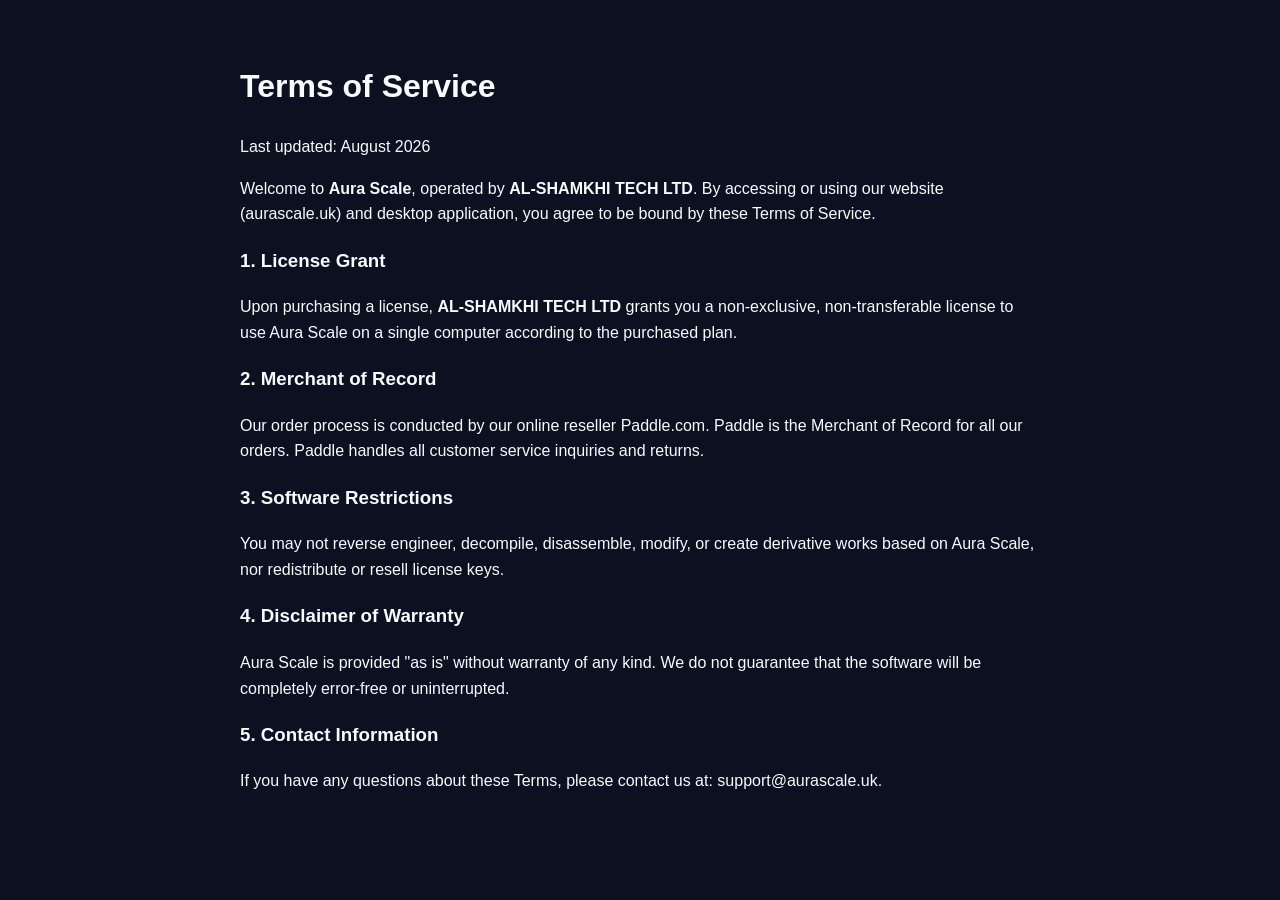
<file: legal/terms.html>
<!DOCTYPE html>
<html lang="en">
<head>
    <meta charset="utf-8" />
    <meta name="viewport" content="width=device-width, initial-scale=1.0" />
    <title>Terms of Service — Aura Scale</title>
    <link rel="stylesheet" href="../wwwroot/css/site.css" />
</head>
<body>
<main class="container" style="padding: 40px 20px; max-width: 800px; margin: 0 auto; line-height: 1.6;">
    <h1>Terms of Service</h1>
    <p>Last updated: August 2026</p>
    
    <p>Welcome to <strong>Aura Scale</strong>, operated by <strong>AL-SHAMKHI TECH LTD</strong>. By accessing or using our website (<a href="https://aurascale.uk">aurascale.uk</a>) and desktop application, you agree to be bound by these Terms of Service.</p>

    <h3>1. License Grant</h3>
    <p>Upon purchasing a license, <strong>AL-SHAMKHI TECH LTD</strong> grants you a non-exclusive, non-transferable license to use Aura Scale on a single computer according to the purchased plan.</p>

    <h3>2. Merchant of Record</h3>
    <p>Our order process is conducted by our online reseller Paddle.com. Paddle is the Merchant of Record for all our orders. Paddle handles all customer service inquiries and returns.</p>

    <h3>3. Software Restrictions</h3>
    <p>You may not reverse engineer, decompile, disassemble, modify, or create derivative works based on Aura Scale, nor redistribute or resell license keys.</p>

    <h3>4. Disclaimer of Warranty</h3>
    <p>Aura Scale is provided "as is" without warranty of any kind. We do not guarantee that the software will be completely error-free or uninterrupted.</p>

    <h3>5. Contact Information</h3>
    <p>If you have any questions about these Terms, please contact us at: <a href="mailto:support@aurascale.uk">support@aurascale.uk</a>.</p>
</main>
</body>
</html>
</file>
<file: wwwroot/css/site.css>
html {
    font-size: 16px;
    scroll-behavior: smooth;
}

body {
    margin: 0;
    font-family: Arial, sans-serif;
    background: #0b1120;
    color: #f8fafc;
}

a {
    color: inherit;
    text-decoration: none;
}

.container {
    width: min(960px, calc(100% - 32px));
    margin: 0 auto;
}

.site-header {
    background: #0b1120;
    border-bottom: 1px solid rgba(148, 163, 184, 0.12);
}

.site-header__inner {
    display: flex;
    align-items: center;
    justify-content: space-between;
    gap: 16px;
    min-height: 72px;
}

.site-brand {
    font-size: 1.15rem;
    font-weight: 700;
}

.site-nav {
    display: flex;
    align-items: center;
    gap: 18px;
    color: #cbd5e1;
}

.site-nav__cta {
    padding: 10px 14px;
    border: 1px solid rgba(148, 163, 184, 0.24);
    border-radius: 10px;
    color: #ffffff;
}

.site-nav__toggle {
    display: none;
    background: none;
    border: 1px solid rgba(148, 163, 184, 0.3);
    color: #ffffff;
    font-size: 1.2rem;
    padding: 6px 10px;
    border-radius: 8px;
    cursor: pointer;
}

.hero {
    padding: 88px 0 72px;
    background: linear-gradient(180deg, #0b1120 0%, #111827 100%);
}

.hero-simple {
    text-align: center;
}

.eyebrow,
.section-kicker {
    display: inline-block;
    margin-bottom: 16px;
    color: #93c5fd;
    font-size: 0.9rem;
    font-weight: 700;
    text-transform: uppercase;
    letter-spacing: 0.08em;
}

.hero h1 {
    margin: 0 0 18px;
    font-size: clamp(2.5rem, 5vw, 4rem);
    line-height: 1.1;
}

.subtitle {
    margin: 0 auto 28px;
    max-width: 680px;
    color: #cbd5e1;
    font-size: 1.05rem;
    line-height: 1.8;
}

.hero-buttons {
    display: flex;
    justify-content: center;
    flex-wrap: wrap;
    gap: 12px;
}

.btn {
    display: inline-flex;
    align-items: center;
    justify-content: center;
    min-height: 48px;
    padding: 0 20px;
    border-radius: 10px;
    border: 1px solid transparent;
    font-weight: 700;
}

.btn-primary {
    background: #2563eb;
    color: #ffffff;
}

.btn-secondary {
    background: transparent;
    border-color: rgba(148, 163, 184, 0.3);
    color: #ffffff;
}

.hero-preview {
    display: grid;
    grid-template-columns: repeat(2, minmax(0, 1fr));
    gap: 18px;
    margin-top: 40px;
}

.download-figure {
    margin: 0;
}

.download-figure .preview-card {
    padding: 22px;
}

.download-figure .preview-box {
    height: 240px;
}

.preview-card,
.feature-card,
.cta-block {
    background: rgba(15, 23, 42, 0.92);
    border: 1px solid rgba(148, 163, 184, 0.14);
    border-radius: 18px;
}

.preview-card {
    padding: 18px;
}

.preview-card span {
    display: inline-block;
    margin-bottom: 12px;
    color: #bfdbfe;
    font-weight: 700;
}

.preview-card--accent {
    background: rgba(37, 99, 235, 0.12);
}

.preview-box {
    height: 180px;
    border-radius: 12px;
    border: 1px solid rgba(148, 163, 184, 0.18);
}

.preview-box--soft {
    background:
        linear-gradient(135deg, rgba(148, 163, 184, 0.22), rgba(51, 65, 85, 0.7)),
        repeating-linear-gradient(45deg, rgba(255, 255, 255, 0.04) 0 10px, rgba(255, 255, 255, 0.01) 10px 20px);
}

.preview-box--sharp {
    background:
        linear-gradient(135deg, rgba(96, 165, 250, 0.4), rgba(20, 184, 166, 0.24)),
        repeating-linear-gradient(45deg, rgba(255, 255, 255, 0.06) 0 8px, rgba(255, 255, 255, 0.01) 8px 16px);
}

.section {
    padding: 72px 0;
}

.section-dark {
    background: #0f172a;
}

.section-accent {
    background: #111827;
}

.section-heading {
    margin-bottom: 36px;
}

.section-heading--center {
    max-width: 720px;
    margin-inline: auto;
    text-align: center;
}

.section-heading h2,
.cta-block h2 {
    margin: 0 0 14px;
    font-size: clamp(1.9rem, 4vw, 2.8rem);
}

.section-heading p,
.cta-block p {
    margin: 0;
    color: #cbd5e1;
    line-height: 1.8;
}

.feature-grid {
    display: grid;
    grid-template-columns: repeat(3, minmax(0, 1fr));
    gap: 20px;
}

.feature-card {
    padding: 24px;
}

.feature-card h3 {
    margin: 0 0 12px;
    font-size: 1.1rem;
}

.feature-card p {
    margin: 0;
    color: #cbd5e1;
    line-height: 1.7;
}

.cta-block {
    display: flex;
    align-items: center;
    justify-content: space-between;
    gap: 24px;
    padding: 32px;
}

.cta-block--simple {
    max-width: 900px;
    margin: 0 auto;
}

.site-footer {
    padding: 40px 0 0;
    border-top: 1px solid rgba(148, 163, 184, 0.12);
    background: #0b1120;
}

.site-footer__inner {
    display: flex;
    align-items: flex-start;
    justify-content: space-between;
    gap: 32px;
    padding-bottom: 32px;
}

.site-footer__brand p {
    margin: 8px 0 0;
    color: #64748b;
    font-size: 0.9rem;
    max-width: 260px;
    line-height: 1.6;
}

.site-footer__nav {
    display: flex;
    flex-wrap: wrap;
    gap: 20px;
    align-items: center;
}

.site-footer__nav a {
    color: #94a3b8;
    font-size: 0.9rem;
    transition: color 0.15s;
}

.site-footer__nav a:hover {
    color: #f8fafc;
}

.site-footer__bottom {
    border-top: 1px solid rgba(148, 163, 184, 0.08);
    padding: 20px 0;
}

.site-footer__bottom p {
    margin: 0;
    color: #475569;
    text-align: center;
    font-size: 0.85rem;
}

/* ── Page header ── */
.page-header {
    padding: 72px 0 56px;
    background: linear-gradient(180deg, #0b1120 0%, #111827 100%);
    text-align: center;
}

.page-header .section-kicker {
    margin-bottom: 12px;
}

.page-header h1 {
    margin: 0 0 16px;
    font-size: clamp(2rem, 4vw, 3rem);
    line-height: 1.15;
}

.page-header p {
    margin: 0 auto;
    max-width: 640px;
    color: #cbd5e1;
    font-size: 1.05rem;
    line-height: 1.8;
}

/* ── Info cards / step cards ── */
.info-grid {
    display: grid;
    grid-template-columns: repeat(auto-fit, minmax(260px, 1fr));
    gap: 20px;
    margin-top: 40px;
}

.info-card {
    background: rgba(15, 23, 42, 0.92);
    border: 1px solid rgba(148, 163, 184, 0.14);
    border-radius: 18px;
    padding: 28px;
}

.info-card__number {
    display: inline-flex;
    align-items: center;
    justify-content: center;
    width: 36px;
    height: 36px;
    border-radius: 50%;
    background: rgba(37, 99, 235, 0.18);
    color: #93c5fd;
    font-weight: 700;
    font-size: 0.95rem;
    margin-bottom: 14px;
}

.info-card h3 {
    margin: 0 0 10px;
    font-size: 1.05rem;
}

.info-card p {
    margin: 0;
    color: #94a3b8;
    line-height: 1.7;
    font-size: 0.95rem;
}

/* ── Pricing cards ── */
.pricing-grid {
    display: grid;
    grid-template-columns: repeat(auto-fit, minmax(280px, 1fr));
    gap: 24px;
    margin-top: 40px;
}

.pricing-card {
    background: rgba(15, 23, 42, 0.92);
    border: 1px solid rgba(148, 163, 184, 0.14);
    border-radius: 18px;
    padding: 32px;
    display: flex;
    flex-direction: column;
    gap: 20px;
}

.pricing-card--featured {
    border-color: rgba(37, 99, 235, 0.5);
    background: rgba(37, 99, 235, 0.06);
}

.pricing-card__badge {
    display: inline-block;
    background: #2563eb;
    color: #fff;
    font-size: 0.75rem;
    font-weight: 700;
    letter-spacing: 0.06em;
    text-transform: uppercase;
    padding: 4px 10px;
    border-radius: 6px;
    margin-bottom: 4px;
}

.pricing-card__price {
    font-size: 2.4rem;
    font-weight: 700;
    line-height: 1;
}

.pricing-card__price span {
    font-size: 1rem;
    font-weight: 400;
    color: #94a3b8;
}

.pricing-card h3 {
    margin: 0 0 4px;
    font-size: 1.2rem;
}

.pricing-card p {
    margin: 0;
    color: #94a3b8;
    font-size: 0.95rem;
    line-height: 1.6;
}

.pricing-card ul {
    margin: 0;
    padding: 0;
    list-style: none;
    display: flex;
    flex-direction: column;
    gap: 10px;
    flex: 1;
}

.pricing-card ul li {
    color: #cbd5e1;
    font-size: 0.95rem;
    padding-left: 20px;
    position: relative;
}

.pricing-card ul li::before {
    content: "✓";
    position: absolute;
    left: 0;
    color: #60a5fa;
}

/* ── FAQ ── */
.faq-list {
    margin-top: 40px;
    display: flex;
    flex-direction: column;
    gap: 16px;
}

.faq-item {
    background: rgba(15, 23, 42, 0.92);
    border: 1px solid rgba(148, 163, 184, 0.14);
    border-radius: 14px;
    padding: 24px;
}

.faq-item h3 {
    margin: 0 0 10px;
    font-size: 1rem;
    color: #e2e8f0;
}

.faq-item p {
    margin: 0;
    color: #94a3b8;
    line-height: 1.75;
    font-size: 0.95rem;
}

/* ── Thank You ── */
.thankyou-hero {
    padding: 88px 0 72px;
    background: linear-gradient(180deg, #0b1120 0%, #111827 100%);
    text-align: center;
}

.thankyou-hero .checkmark {
    font-size: 3rem;
    margin-bottom: 16px;
}

.thankyou-hero h1 {
    margin: 0 0 16px;
    font-size: clamp(2rem, 4vw, 3rem);
}

.thankyou-hero p {
    margin: 0 auto 8px;
    max-width: 560px;
    color: #cbd5e1;
    font-size: 1.05rem;
    line-height: 1.8;
}

/* ── nav active state ── */
.site-nav a.active,
.site-nav a[aria-current="page"] {
    color: #f8fafc;
}

@media (max-width: 768px) {
    .site-nav__toggle {
        display: block;
    }

    .site-nav {
        display: none;
        flex-direction: column;
        align-items: flex-start;
        width: 100%;
        padding: 12px 0 16px;
        gap: 12px;
    }

    .site-nav.is-open {
        display: flex;
    }

    .site-header__inner {
        flex-wrap: wrap;
        padding: 12px 0;
    }

    .cta-block {
        flex-direction: column;
        align-items: flex-start;
    }

    .hero-preview,
    .feature-grid,
    .info-grid,
    .pricing-grid {
        grid-template-columns: 1fr;
    }

    .cta-block {
        align-items: flex-start;
    }

    .hero h1 {
        font-size: 2.4rem;
    }

    .site-footer__inner {
        flex-direction: column;
        gap: 24px;
    }
}

/* Image Compare Slider */
.img-compare {
    position: relative;
    width: 100%;
    max-width: 650px;
    margin: 2.5rem auto 0;
    border-radius: 12px;
    overflow: hidden;
    box-shadow: 0 12px 32px rgba(0, 0, 0, 0.4);
    aspect-ratio: 4 / 3;
    user-select: none;
}

.img-compare__after,
.img-compare__before {
    position: absolute;
    top: 0;
    left: 0;
    width: 100%;
    height: 100%;
    object-fit: cover;
    pointer-events: none;
}

.img-compare__before {
    clip-path: inset(0 calc(100% - var(--position)) 0 0);
}

.img-compare__slider {
    position: absolute;
    inset: 0;
    width: 100%;
    height: 100%;
    opacity: 0;
    cursor: ew-resize;
    z-index: 10;
    margin: 0;
}

.img-compare__line {
    position: absolute;
    top: 0;
    bottom: 0;
    left: var(--position);
    width: 2px;
    background: #0076ff;
    transform: translateX(-50%);
    pointer-events: none;
    z-index: 5;
}

.img-compare__handle {
    position: absolute;
    top: 50%;
    left: 50%;
    transform: translate(-50%, -50%);
    width: 36px;
    height: 36px;
    background: #0076ff;
    border: 3px solid #ffffff;
    border-radius: 50%;
    box-shadow: 0 2px 10px rgba(0, 0, 0, 0.3);
}

.img-compare__label {
    position: absolute;
    bottom: 12px;
    padding: 4px 12px;
    background: rgba(0, 0, 0, 0.6);
    color: #fff;
    font-size: 0.85rem;
    font-weight: 600;
    border-radius: 6px;
    backdrop-filter: blur(4px);
    pointer-events: none;
    z-index: 4;
}

.img-compare__label--before {
    left: 12px;
}

.img-compare__label--after {
    right: 12px;
}
</file>
